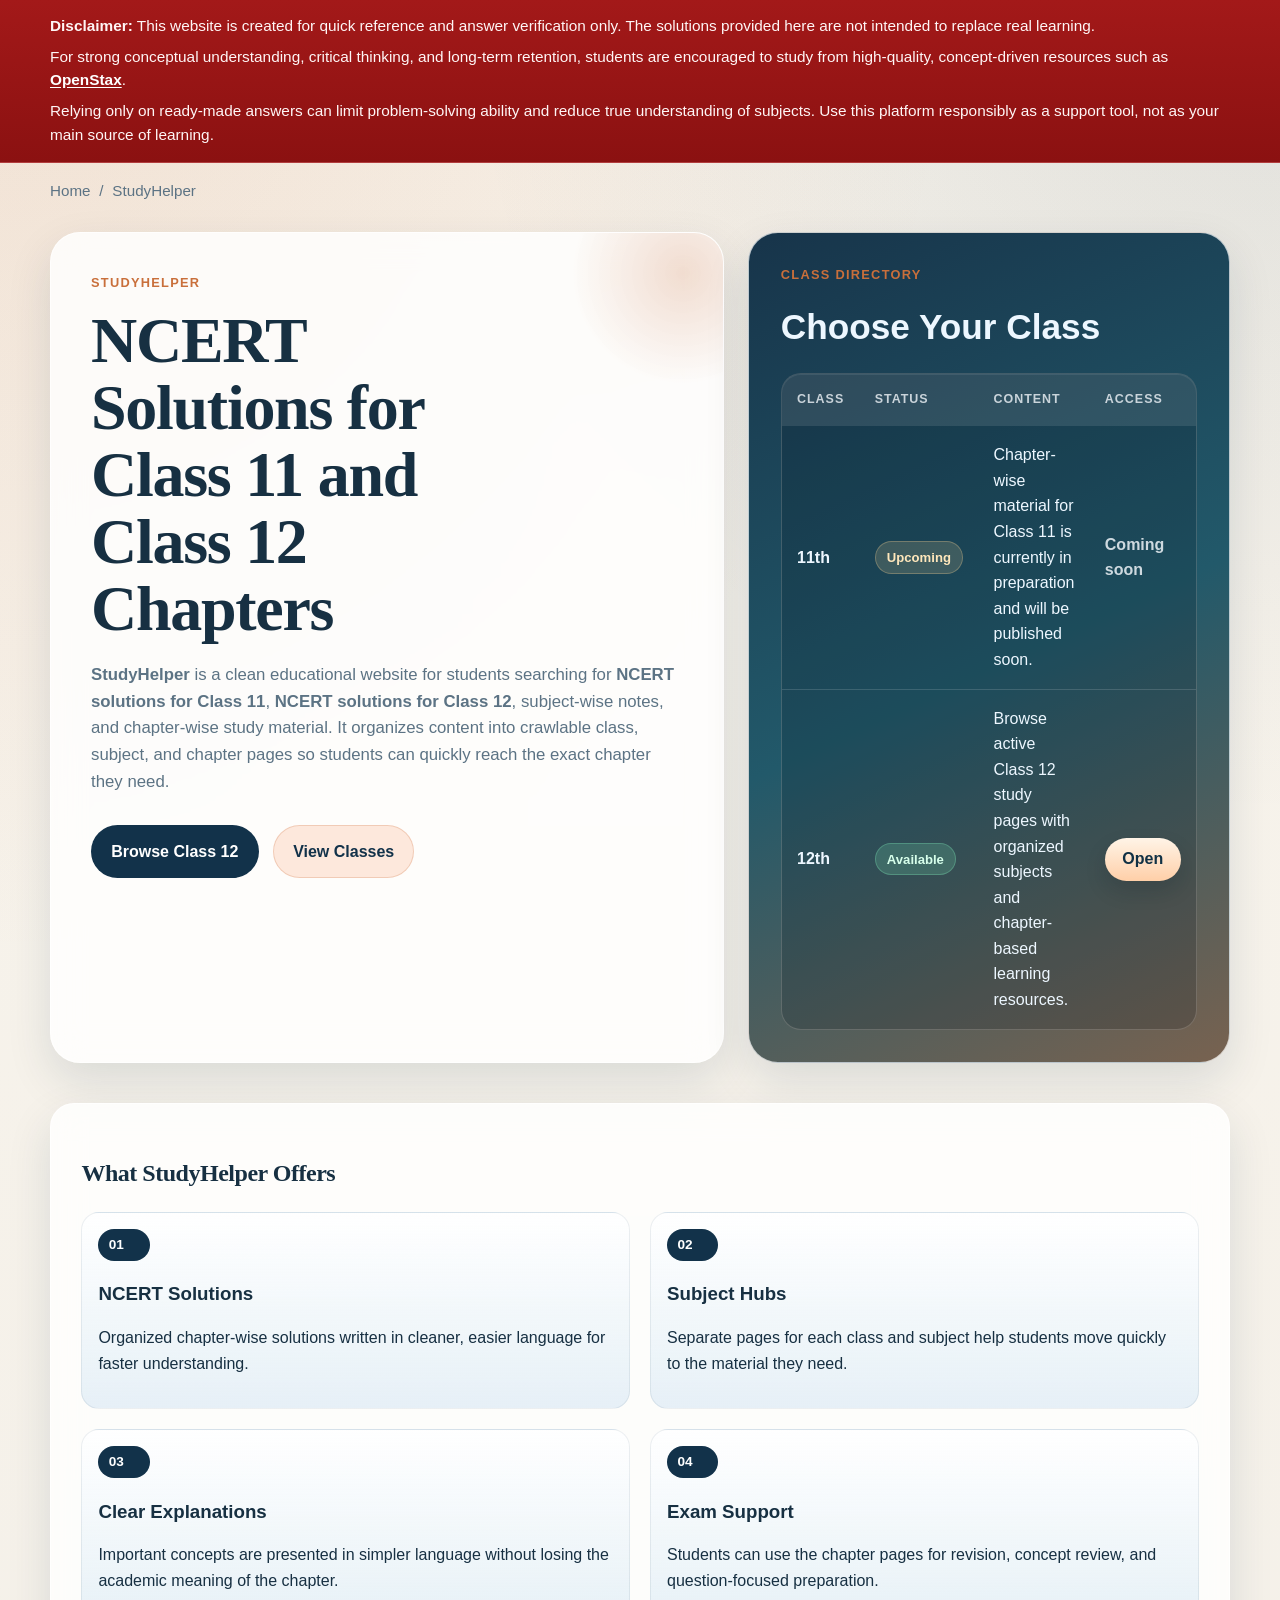
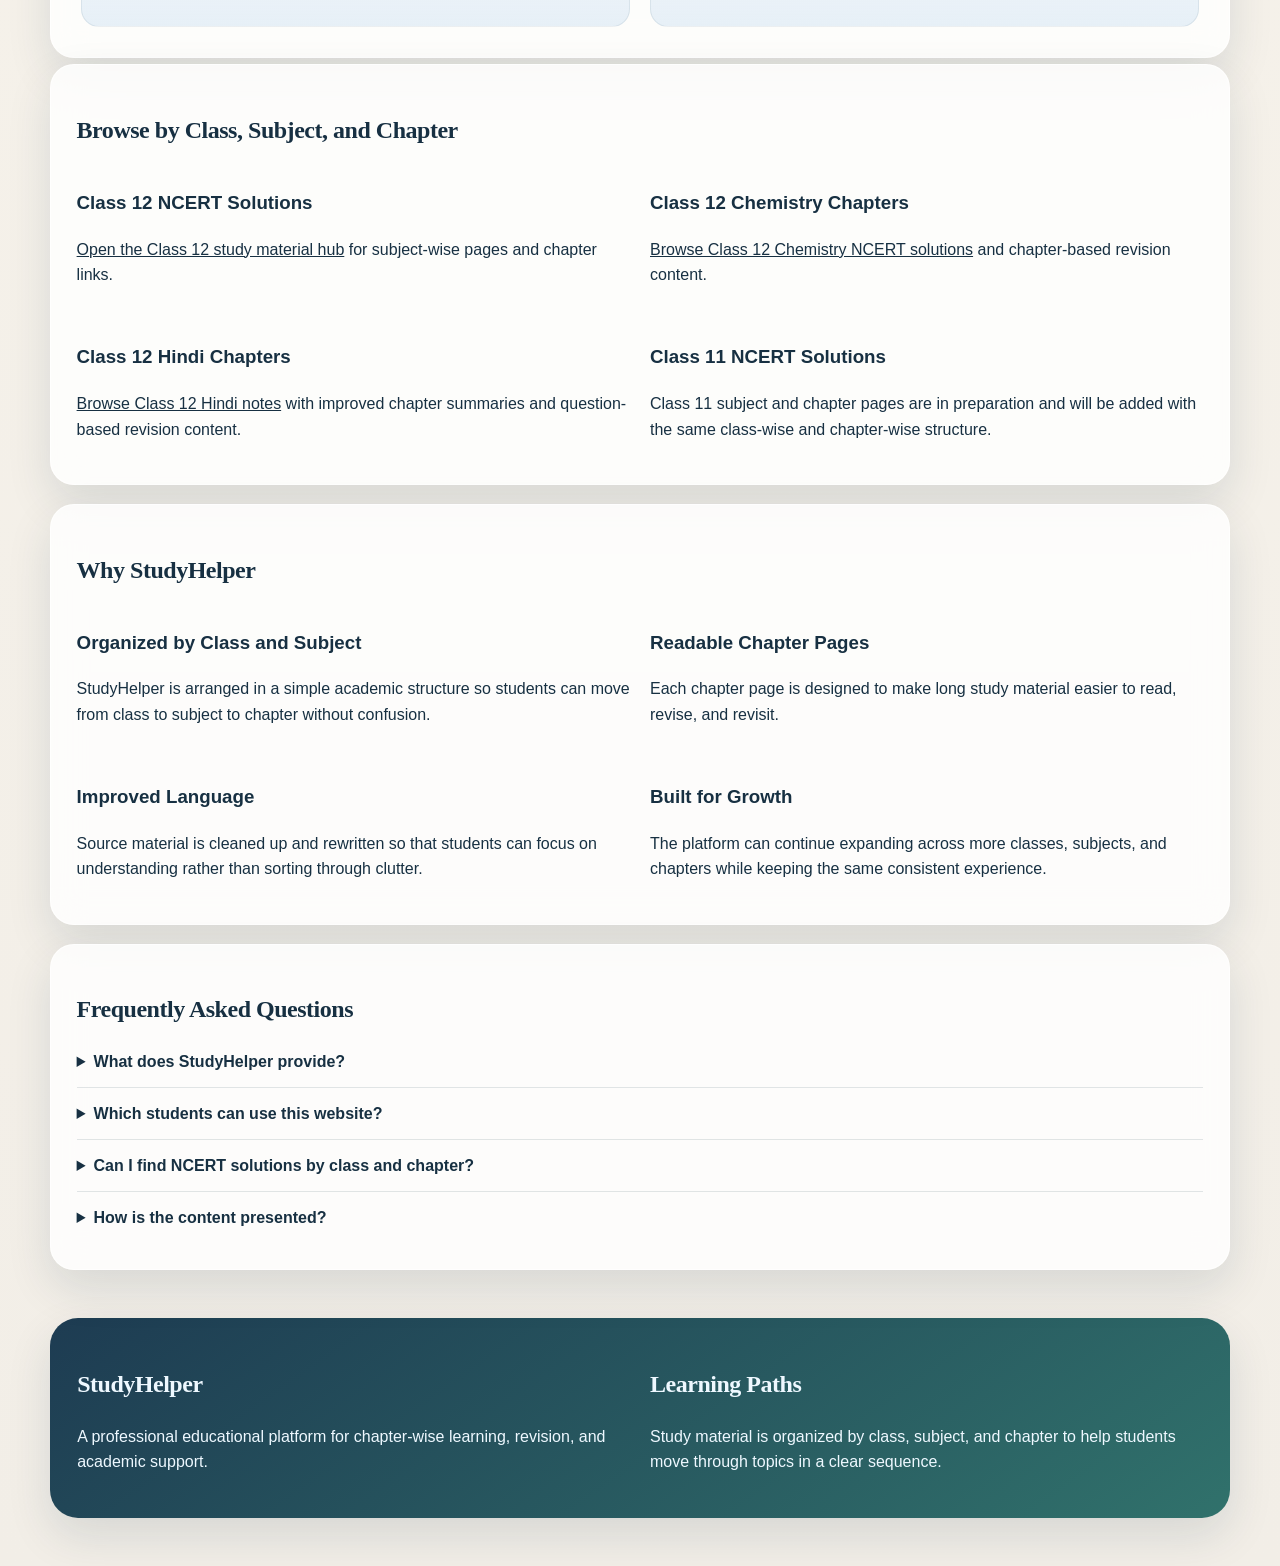
<file: index.html>
<!DOCTYPE html>
<html lang="en">
<head>
  <meta charset="UTF-8">
  <meta name="viewport" content="width=device-width, initial-scale=1.0">
  <title>NCERT Solutions for Class 11 and 12 Chapters - StudyHelper</title>
  <meta name="description" content="StudyHelper helps students find NCERT solutions for Class 11 and Class 12 chapters, subject-wise notes, and chapter-wise study material with crawlable class, subject, and chapter pages.">
  <meta name="keywords" content="NCERT solutions, Class 11 NCERT solutions, Class 12 NCERT solutions, chapter-wise NCERT solutions, NCERT chapter solutions, Class 12 Chemistry Chapter 1 Solutions, Class 12 Hindi Chapter 1 Notes, CBSE study material">
  <meta name="robots" content="index, follow">
  <meta name="theme-color" content="#12324a">
  <link rel="canonical" href="https://gurupreet6365.github.io/ChapterSolution/">
  <meta property="og:type" content="website">
  <meta property="og:title" content="NCERT Solutions for Class 11 and 12 Chapters - StudyHelper">
  <meta property="og:description" content="Browse NCERT solutions by class, subject, and chapter. StudyHelper currently features Class 12 chapter pages and is expanding for Class 11 and more chapters.">
  <meta property="og:url" content="https://gurupreet6365.github.io/ChapterSolution/">
  <meta property="og:locale" content="en_IN">
  <meta name="twitter:card" content="summary_large_image">
  <meta name="twitter:title" content="NCERT Solutions for Class 11 and 12 Chapters - StudyHelper">
  <meta name="twitter:description" content="Find chapter-wise NCERT solutions and study material for Class 11 and Class 12 with direct links to subjects and chapters.">
  <link rel="stylesheet" href="css/class-12/chemistry/chapter-2-solutions.css">
  <script type="application/ld+json">
    {
      "@context": "https://schema.org",
      "@graph": [
        {
          "@type": "WebSite",
          "name": "StudyHelper",
          "url": "https://gurupreet6365.github.io/ChapterSolution/",
          "description": "StudyHelper is a student-focused educational website for NCERT solutions, chapter-wise notes, and exam preparation content."
        },
        {
          "@type": "Organization",
          "name": "StudyHelper",
          "url": "https://gurupreet6365.github.io/ChapterSolution/",
          "sameAs": []
        },
        {
          "@type": "CollectionPage",
          "name": "NCERT Solutions for Class 11 and Class 12",
          "url": "https://gurupreet6365.github.io/ChapterSolution/",
          "about": [
            "NCERT Solutions for Class 11",
            "NCERT Solutions for Class 12",
            "Chapter-wise NCERT solutions",
            "Subject-wise NCERT study material"
          ],
          "hasPart": [
            {
              "@type": "WebPage",
              "name": "Class 12 Study Material",
              "url": "https://gurupreet6365.github.io/ChapterSolution/class-12/"
            },
            {
              "@type": "WebPage",
              "name": "Class 12 Chemistry NCERT Solutions",
              "url": "https://gurupreet6365.github.io/ChapterSolution/class-12/chemistry/"
            },
            {
              "@type": "WebPage",
              "name": "Class 12 Chemistry Chapter 1 Solutions",
              "url": "https://gurupreet6365.github.io/ChapterSolution/class-12/chemistry/chapter-1-solutions/"
            },
            {
              "@type": "WebPage",
              "name": "Class 12 Hindi Notes",
              "url": "https://gurupreet6365.github.io/ChapterSolution/class-12/hindi/"
            },
            {
              "@type": "WebPage",
              "name": "Class 12 Hindi Chapter 1 Devsena Ka Geet",
              "url": "https://gurupreet6365.github.io/ChapterSolution/class-12/hindi/chapter-1-devsena-ka-geet/"
            }
          ]
        },
        {
          "@type": "ItemList",
          "name": "Popular NCERT Pages",
          "itemListElement": [
            {
              "@type": "ListItem",
              "position": 1,
              "url": "https://gurupreet6365.github.io/ChapterSolution/class-12/"
            },
            {
              "@type": "ListItem",
              "position": 2,
              "url": "https://gurupreet6365.github.io/ChapterSolution/class-12/chemistry/"
            },
            {
              "@type": "ListItem",
              "position": 3,
              "url": "https://gurupreet6365.github.io/ChapterSolution/class-12/chemistry/chapter-1-solutions/"
            },
            {
              "@type": "ListItem",
              "position": 4,
              "url": "https://gurupreet6365.github.io/ChapterSolution/class-12/hindi/"
            },
            {
              "@type": "ListItem",
              "position": 5,
              "url": "https://gurupreet6365.github.io/ChapterSolution/class-12/hindi/chapter-1-devsena-ka-geet/"
            }
          ]
        },
        {
          "@type": "FAQPage",
          "mainEntity": [
            {
              "@type": "Question",
              "name": "What is StudyHelper?",
              "acceptedAnswer": {
                "@type": "Answer",
                "text": "StudyHelper is an educational website that organizes NCERT solutions, notes, and chapter-wise study material in a clean and student-friendly format."
              }
            },
            {
              "@type": "Question",
              "name": "Which classes can be added to StudyHelper?",
              "acceptedAnswer": {
                "@type": "Answer",
                "text": "The site structure supports multiple classes such as Class 11 and Class 12, along with subject pages and individual chapter pages."
              }
            },
            {
              "@type": "Question",
              "name": "Is StudyHelper suitable for SEO and static hosting?",
              "acceptedAnswer": {
                "@type": "Answer",
                "text": "Yes. The website uses semantic HTML, clean URLs, and structured metadata to present educational content clearly across classes, subjects, and chapters."
              }
            }
          ]
        }
      ]
    }
  </script>
</head>
<body>
  <a class="skip-link" href="#main-content">Skip to content</a>

  <section class="top-disclaimer" aria-label="Disclaimer">
    <div class="shell top-disclaimer-inner">
      <p><strong>Disclaimer:</strong> This website is created for quick reference and answer verification only. The solutions provided here are not intended to replace real learning.</p>
      <p>For strong conceptual understanding, critical thinking, and long-term retention, students are encouraged to study from high-quality, concept-driven resources such as <a href="https://openstax.org" target="_blank" rel="noopener noreferrer">OpenStax</a>.</p>
      <p>Relying only on ready-made answers can limit problem-solving ability and reduce true understanding of subjects. Use this platform responsibly as a support tool, not as your main source of learning.</p>
    </div>
  </section>

  <header class="site-header">
    <div class="shell">
      <nav class="breadcrumb" aria-label="Breadcrumb">
        <a href="/">Home</a>
        <span>/</span>
        <span aria-current="page">StudyHelper</span>
      </nav>

      <div class="hero">
        <div class="hero-copy">
          <p class="eyebrow">StudyHelper</p>
          <h1>NCERT Solutions for Class 11 and Class 12 Chapters</h1>
          <p class="hero-text">
            <strong>StudyHelper</strong> is a clean educational website for students searching for
            <strong>NCERT solutions for Class 11</strong>, <strong>NCERT solutions for Class 12</strong>,
            subject-wise notes, and chapter-wise study material. It organizes content into crawlable
            class, subject, and chapter pages so students can quickly reach the exact chapter they need.
          </p>
          <div class="hero-actions">
            <a class="button button-primary" href="class-12/">Browse Class 12</a>
            <a class="button button-secondary" href="#class-directory">View Classes</a>
          </div>
        </div>

        <aside class="hero-card class-overview" id="class-directory" aria-label="Class directory">
          <div class="class-overview-head">
            <p class="eyebrow">Class Directory</p>
            <h2>Choose Your Class</h2>
          </div>

          <div class="class-table-wrap">
            <table class="class-table">
              <thead>
                <tr>
                  <th scope="col">Class</th>
                  <th scope="col">Status</th>
                  <th scope="col">Content</th>
                  <th scope="col">Access</th>
                </tr>
              </thead>
              <tbody>
                <tr>
                  <td>
                    <strong>11th</strong>
                  </td>
                  <td><span class="status-chip status-upcoming">Upcoming</span></td>
                  <td>Chapter-wise material for Class 11 is currently in preparation and will be published soon.</td>
                  <td><span class="table-note">Coming soon</span></td>
                </tr>
                <tr>
                  <td>
                    <strong>12th</strong>
                  </td>
                  <td><span class="status-chip status-live">Available</span></td>
                  <td>Browse active Class 12 study pages with organized subjects and chapter-based learning resources.</td>
                  <td><a class="table-link" href="class-12/">Open</a></td>
                </tr>
              </tbody>
            </table>
          </div>
        </aside>
      </div>
    </div>
  </header>

  <main id="main-content">
    <section class="overview shell">
      <article class="panel panel-large">
        <h2>What StudyHelper Offers</h2>
        <div class="topic-grid">
          <div class="topic-card">
            <span class="topic-number">01</span>
            <h3>NCERT Solutions</h3>
            <p>Organized chapter-wise solutions written in cleaner, easier language for faster understanding.</p>
          </div>
          <div class="topic-card">
            <span class="topic-number">02</span>
            <h3>Subject Hubs</h3>
            <p>Separate pages for each class and subject help students move quickly to the material they need.</p>
          </div>
          <div class="topic-card">
            <span class="topic-number">03</span>
            <h3>Clear Explanations</h3>
            <p>Important concepts are presented in simpler language without losing the academic meaning of the chapter.</p>
          </div>
          <div class="topic-card">
            <span class="topic-number">04</span>
            <h3>Exam Support</h3>
            <p>Students can use the chapter pages for revision, concept review, and question-focused preparation.</p>
          </div>
        </div>
      </article>
    </section>

    <section class="shell notes-wrap" aria-labelledby="searchable-topics-title">
      <article class="panel">
        <h2 id="searchable-topics-title">Browse by Class, Subject, and Chapter</h2>
        <div class="notes-grid">
          <div>
            <h3>Class 12 NCERT Solutions</h3>
            <p><a href="class-12/">Open the Class 12 study material hub</a> for subject-wise pages and chapter links.</p>
          </div>
          <div>
            <h3>Class 12 Chemistry Chapters</h3>
            <p><a href="class-12/chemistry/">Browse Class 12 Chemistry NCERT solutions</a> and chapter-based revision content.</p>
          </div>
          <div>
            <h3>Class 12 Hindi Chapters</h3>
            <p><a href="class-12/hindi/">Browse Class 12 Hindi notes</a> with improved chapter summaries and question-based revision content.</p>
          </div>
          <div>
            <h3>Class 11 NCERT Solutions</h3>
            <p>Class 11 subject and chapter pages are in preparation and will be added with the same class-wise and chapter-wise structure.</p>
          </div>
        </div>
      </article>
    </section>

    <section id="why-studyhelper" class="shell notes-wrap">
      <article class="panel">
        <h2>Why StudyHelper</h2>
        <div class="notes-grid">
          <div>
            <h3>Organized by Class and Subject</h3>
            <p>StudyHelper is arranged in a simple academic structure so students can move from class to subject to chapter without confusion.</p>
          </div>
          <div>
            <h3>Readable Chapter Pages</h3>
            <p>Each chapter page is designed to make long study material easier to read, revise, and revisit.</p>
          </div>
          <div>
            <h3>Improved Language</h3>
            <p>Source material is cleaned up and rewritten so that students can focus on understanding rather than sorting through clutter.</p>
          </div>
          <div>
            <h3>Built for Growth</h3>
            <p>The platform can continue expanding across more classes, subjects, and chapters while keeping the same consistent experience.</p>
          </div>
        </div>
      </article>
    </section>

    <section class="shell faq-section">
      <article class="panel">
        <h2>Frequently Asked Questions</h2>
        <details class="faq-item">
          <summary>What does StudyHelper provide?</summary>
          <p>StudyHelper provides chapter-wise NCERT solutions, revision notes, and subject-based learning resources for school students.</p>
        </details>
        <details class="faq-item">
          <summary>Which students can use this website?</summary>
          <p>The platform is suitable for students looking for class-wise and subject-wise academic content, especially for senior secondary studies.</p>
        </details>
        <details class="faq-item">
          <summary>Can I find NCERT solutions by class and chapter?</summary>
          <p>Yes. StudyHelper is organized so search engines and students can move from the homepage to class pages, then subject pages, and finally chapter pages such as Class 12 Chemistry Chapter 1 and Class 12 Hindi Chapter 1.</p>
        </details>
        <details class="faq-item">
          <summary>How is the content presented?</summary>
          <p>The content is organized in a clean chapter-based format so students can revise important topics and questions more effectively.</p>
        </details>
      </article>
    </section>

  </main>

  <footer class="site-footer">
    <div class="shell footer-grid">
      <div>
        <h2>StudyHelper</h2>
        <p>A professional educational platform for chapter-wise learning, revision, and academic support.</p>
      </div>
      <div>
        <h2>Learning Paths</h2>
        <p>Study material is organized by class, subject, and chapter to help students move through topics in a clear sequence.</p>
      </div>
    </div>
  </footer>
</body>
</html>
</file>
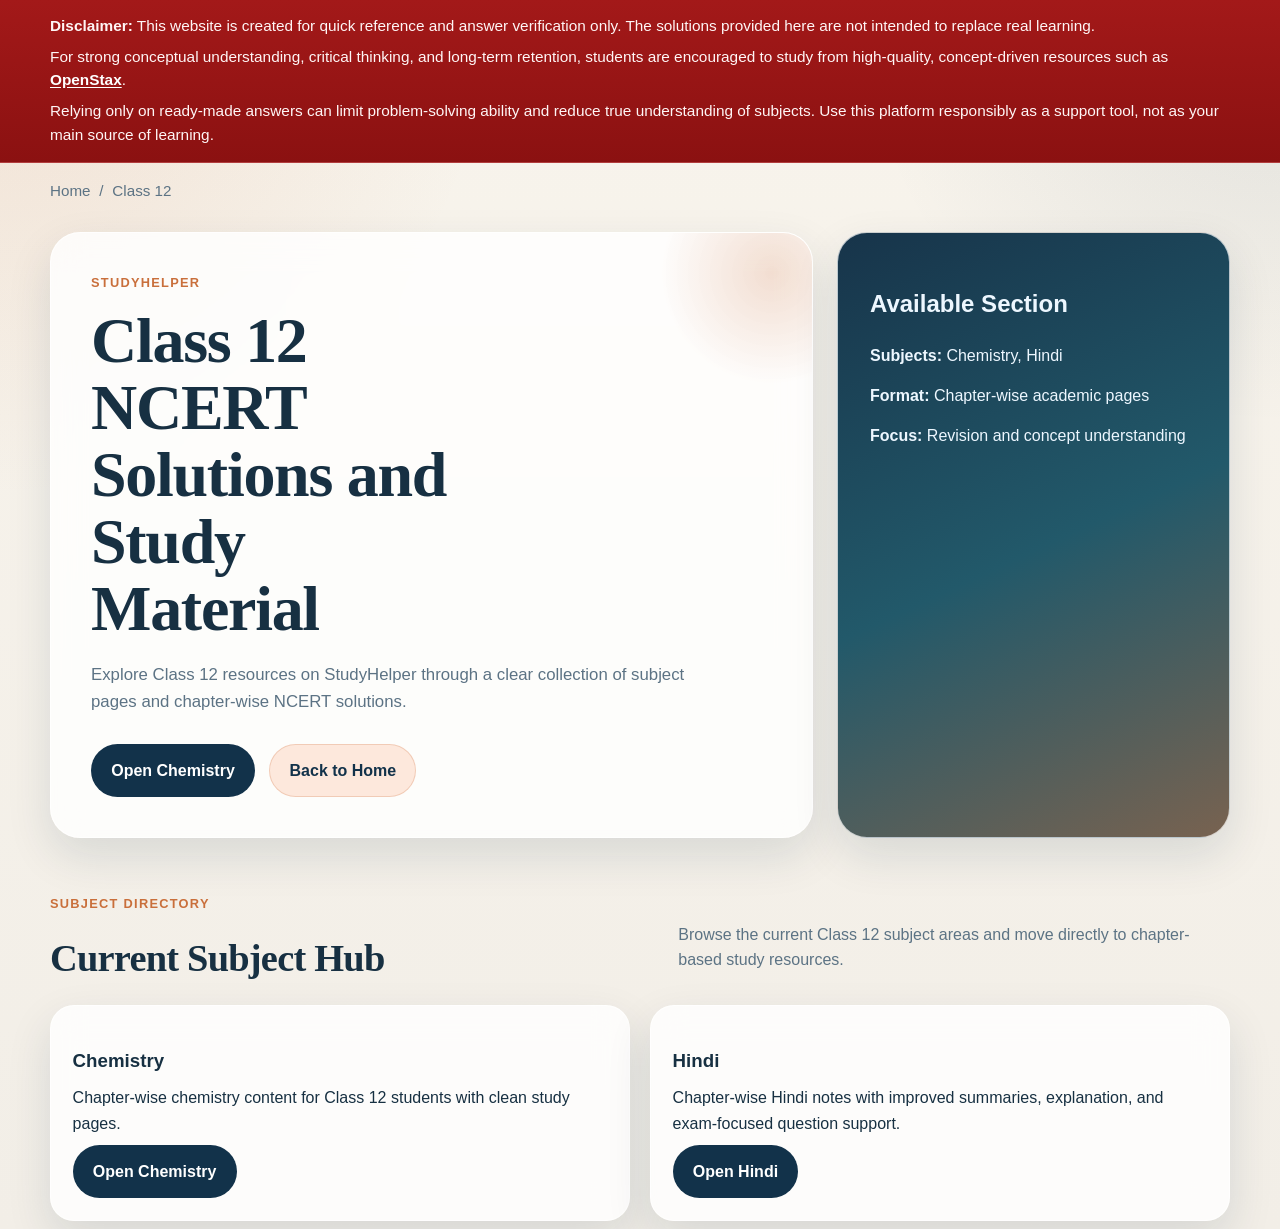
<file: class-12/index.html>
<!DOCTYPE html>
<html lang="en">
<head>
  <meta charset="UTF-8">
  <meta name="viewport" content="width=device-width, initial-scale=1.0">
  <title>Class 12 Study Material - StudyHelper</title>
  <meta name="description" content="Browse Class 12 study material on StudyHelper, including chapter-wise NCERT solutions, Hindi and Chemistry subject pages, and exam-focused learning resources.">
  <meta name="robots" content="index, follow">
  <link rel="canonical" href="https://gurupreet6365.github.io/ChapterSolution/class-12/">
  <meta property="og:type" content="website">
  <meta property="og:title" content="Class 12 NCERT Solutions and Study Material - StudyHelper">
  <meta property="og:description" content="Browse Class 12 NCERT solutions by subject and chapter on StudyHelper.">
  <meta property="og:url" content="https://gurupreet6365.github.io/ChapterSolution/class-12/">
  <link rel="stylesheet" href="../css/class-12/chemistry/chapter-2-solutions.css">
  <script type="application/ld+json">
    {
      "@context": "https://schema.org",
      "@graph": [
        {
          "@type": "BreadcrumbList",
          "itemListElement": [
            {
              "@type": "ListItem",
              "position": 1,
              "name": "Home",
              "item": "https://gurupreet6365.github.io/ChapterSolution/"
            },
            {
              "@type": "ListItem",
              "position": 2,
              "name": "Class 12",
              "item": "https://gurupreet6365.github.io/ChapterSolution/class-12/"
            }
          ]
        },
        {
          "@type": "CollectionPage",
          "name": "Class 12 NCERT Solutions",
          "url": "https://gurupreet6365.github.io/ChapterSolution/class-12/",
          "hasPart": [
            {
              "@type": "WebPage",
              "name": "Class 12 Chemistry NCERT Solutions",
              "url": "https://gurupreet6365.github.io/ChapterSolution/class-12/chemistry/"
            },
            {
              "@type": "WebPage",
              "name": "Class 12 Hindi Notes",
              "url": "https://gurupreet6365.github.io/ChapterSolution/class-12/hindi/"
            }
          ]
        }
      ]
    }
  </script>
</head>
<body>
  <a class="skip-link" href="#main-content">Skip to content</a>

  <section class="top-disclaimer" aria-label="Disclaimer">
    <div class="shell top-disclaimer-inner">
      <p><strong>Disclaimer:</strong> This website is created for quick reference and answer verification only. The solutions provided here are not intended to replace real learning.</p>
      <p>For strong conceptual understanding, critical thinking, and long-term retention, students are encouraged to study from high-quality, concept-driven resources such as <a href="https://openstax.org" target="_blank" rel="noopener noreferrer">OpenStax</a>.</p>
      <p>Relying only on ready-made answers can limit problem-solving ability and reduce true understanding of subjects. Use this platform responsibly as a support tool, not as your main source of learning.</p>
    </div>
  </section>

  <header class="site-header">
    <div class="shell">
      <nav class="breadcrumb" aria-label="Breadcrumb">
        <a href="../">Home</a>
        <span>/</span>
        <span aria-current="page">Class 12</span>
      </nav>

      <div class="hero">
        <div class="hero-copy">
          <p class="eyebrow">StudyHelper</p>
          <h1>Class 12 NCERT Solutions and Study Material</h1>
          <p class="hero-text">
            Explore Class 12 resources on StudyHelper through a clear collection of subject pages and chapter-wise NCERT solutions.
          </p>
          <div class="hero-actions">
            <a class="button button-primary" href="chemistry/">Open Chemistry</a>
            <a class="button button-secondary" href="../">Back to Home</a>
          </div>
        </div>

        <aside class="hero-card">
          <h2>Available Section</h2>
          <ul class="stats-list">
            <li><strong>Subjects:</strong> Chemistry, Hindi</li>
            <li><strong>Format:</strong> Chapter-wise academic pages</li>
            <li><strong>Focus:</strong> Revision and concept understanding</li>
          </ul>
        </aside>
      </div>
    </div>
  </header>

  <main id="main-content" class="shell chapter-section">
    <div class="section-head">
      <div>
        <p class="eyebrow">Subject Directory</p>
        <h2>Current Subject Hub</h2>
      </div>
      <p class="section-intro">Browse the current Class 12 subject areas and move directly to chapter-based study resources.</p>
    </div>

    <div class="exercise-grid">
      <article class="exercise-card">
        <h3>Chemistry</h3>
        <p>Chapter-wise chemistry content for Class 12 students with clean study pages.</p>
        <p><a class="button button-primary" href="chemistry/">Open Chemistry</a></p>
      </article>
      <article class="exercise-card">
        <h3>Hindi</h3>
        <p>Chapter-wise Hindi notes with improved summaries, explanation, and exam-focused question support.</p>
        <p><a class="button button-primary" href="hindi/">Open Hindi</a></p>
      </article>
    </div>

  </main>
</body>
</html>
</file>
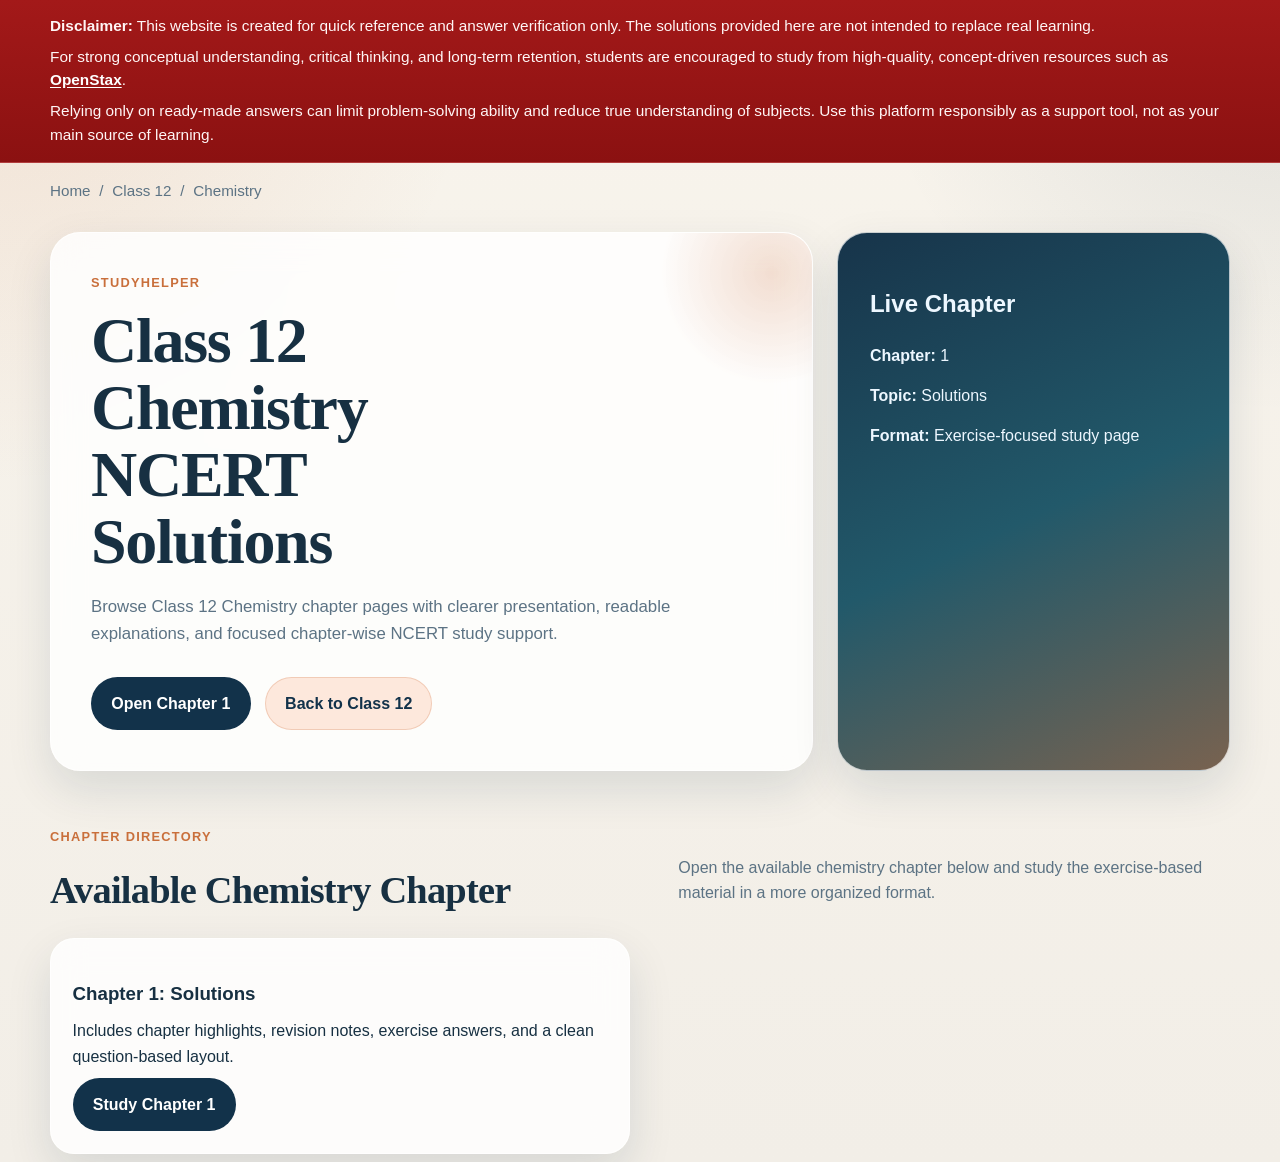
<file: class-12/chemistry/index.html>
<!DOCTYPE html>
<html lang="en">
<head>
  <meta charset="UTF-8">
  <meta name="viewport" content="width=device-width, initial-scale=1.0">
  <title>Class 12 Chemistry NCERT Solutions - StudyHelper</title>
  <meta name="description" content="Study Class 12 Chemistry on StudyHelper with chapter-wise NCERT solutions, organized topic pages, and clean static navigation.">
  <meta name="robots" content="index, follow">
  <link rel="canonical" href="https://gurupreet6365.github.io/ChapterSolution/class-12/chemistry/">
  <meta property="og:type" content="website">
  <meta property="og:title" content="Class 12 Chemistry NCERT Solutions - StudyHelper">
  <meta property="og:description" content="Browse Class 12 Chemistry chapter-wise NCERT solutions and chapter pages on StudyHelper.">
  <meta property="og:url" content="https://gurupreet6365.github.io/ChapterSolution/class-12/chemistry/">
  <link rel="stylesheet" href="../../css/class-12/chemistry/chapter-2-solutions.css">
  <script type="application/ld+json">
    {
      "@context": "https://schema.org",
      "@graph": [
        {
          "@type": "BreadcrumbList",
          "itemListElement": [
            {
              "@type": "ListItem",
              "position": 1,
              "name": "Home",
              "item": "https://gurupreet6365.github.io/ChapterSolution/"
            },
            {
              "@type": "ListItem",
              "position": 2,
              "name": "Class 12",
              "item": "https://gurupreet6365.github.io/ChapterSolution/class-12/"
            },
            {
              "@type": "ListItem",
              "position": 3,
              "name": "Chemistry",
              "item": "https://gurupreet6365.github.io/ChapterSolution/class-12/chemistry/"
            }
          ]
        },
        {
          "@type": "CollectionPage",
          "name": "Class 12 Chemistry NCERT Solutions",
          "url": "https://gurupreet6365.github.io/ChapterSolution/class-12/chemistry/",
          "hasPart": [
            {
              "@type": "WebPage",
              "name": "Class 12 Chemistry Chapter 1 Solutions",
              "url": "https://gurupreet6365.github.io/ChapterSolution/class-12/chemistry/chapter-1-solutions/"
            }
          ]
        }
      ]
    }
  </script>
</head>
<body>
  <a class="skip-link" href="#main-content">Skip to content</a>

  <section class="top-disclaimer" aria-label="Disclaimer">
    <div class="shell top-disclaimer-inner">
      <p><strong>Disclaimer:</strong> This website is created for quick reference and answer verification only. The solutions provided here are not intended to replace real learning.</p>
      <p>For strong conceptual understanding, critical thinking, and long-term retention, students are encouraged to study from high-quality, concept-driven resources such as <a href="https://openstax.org" target="_blank" rel="noopener noreferrer">OpenStax</a>.</p>
      <p>Relying only on ready-made answers can limit problem-solving ability and reduce true understanding of subjects. Use this platform responsibly as a support tool, not as your main source of learning.</p>
    </div>
  </section>

  <header class="site-header">
    <div class="shell">
      <nav class="breadcrumb" aria-label="Breadcrumb">
        <a href="../../">Home</a>
        <span>/</span>
        <a href="../">Class 12</a>
        <span>/</span>
        <span aria-current="page">Chemistry</span>
      </nav>

      <div class="hero">
        <div class="hero-copy">
          <p class="eyebrow">StudyHelper</p>
          <h1>Class 12 Chemistry NCERT Solutions</h1>
          <p class="hero-text">
            Browse Class 12 Chemistry chapter pages with clearer presentation, readable explanations, and focused chapter-wise NCERT study support.
          </p>
          <div class="hero-actions">
            <a class="button button-primary" href="chapter-1-solutions/">Open Chapter 1</a>
            <a class="button button-secondary" href="../">Back to Class 12</a>
          </div>
        </div>

        <aside class="hero-card">
          <h2>Live Chapter</h2>
          <ul class="stats-list">
            <li><strong>Chapter:</strong> 1</li>
            <li><strong>Topic:</strong> Solutions</li>
            <li><strong>Format:</strong> Exercise-focused study page</li>
          </ul>
        </aside>
      </div>
    </div>
  </header>

  <main id="main-content" class="shell chapter-section">
    <div class="section-head">
      <div>
        <p class="eyebrow">Chapter Directory</p>
        <h2>Available Chemistry Chapter</h2>
      </div>
      <p class="section-intro">Open the available chemistry chapter below and study the exercise-based material in a more organized format.</p>
    </div>

    <div class="exercise-grid">
      <article class="exercise-card">
        <h3>Chapter 1: Solutions</h3>
        <p>Includes chapter highlights, revision notes, exercise answers, and a clean question-based layout.</p>
        <p><a class="button button-primary" href="chapter-1-solutions/">Study Chapter 1</a></p>
      </article>
    </div>

  </main>
</body>
</html>
</file>
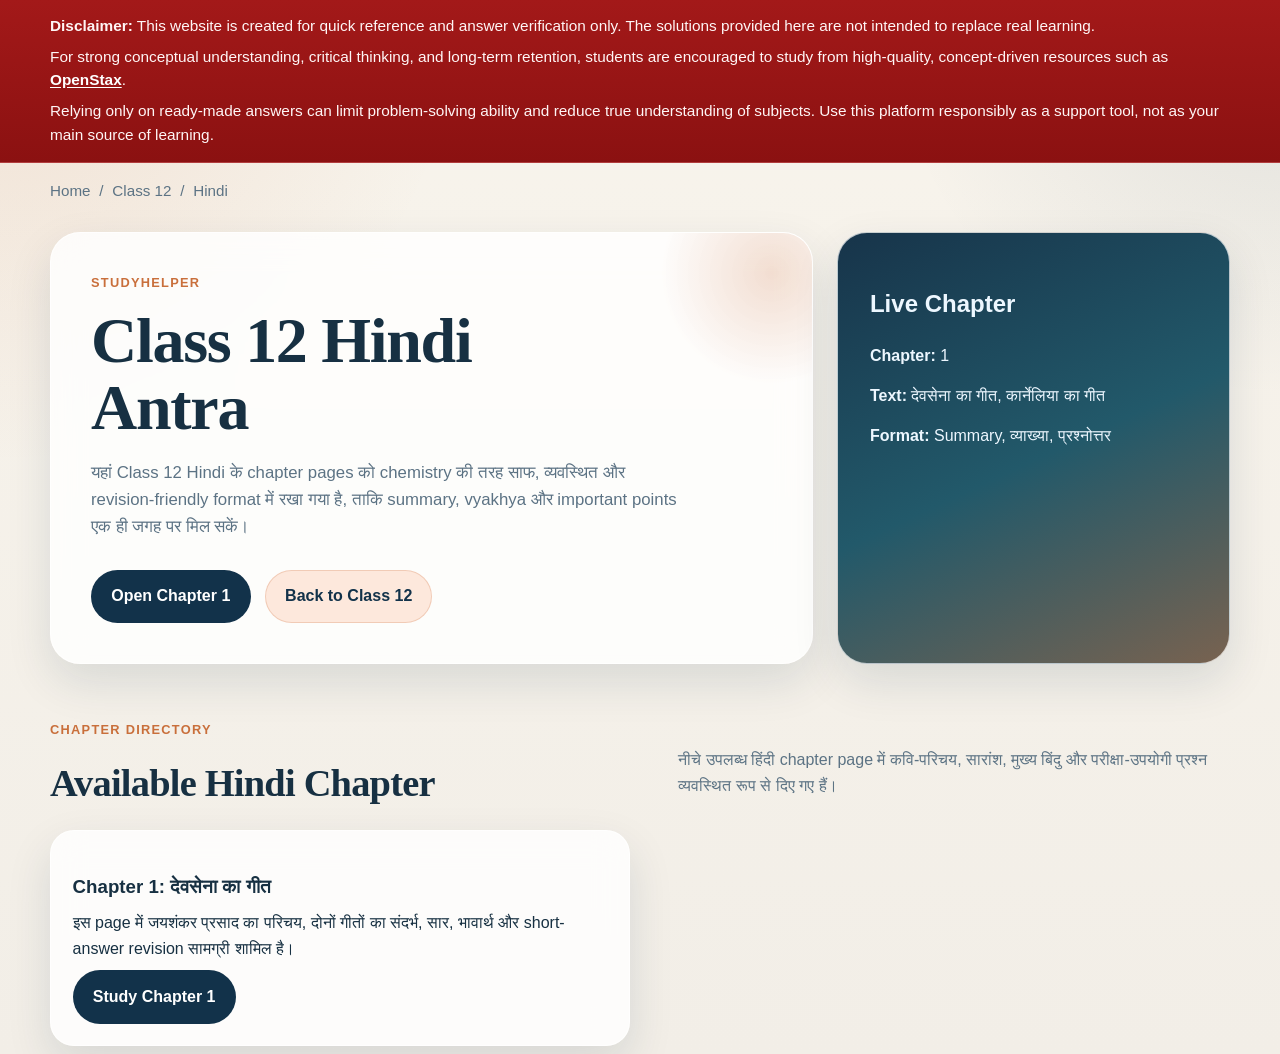
<file: class-12/hindi/index.html>
<!DOCTYPE html>
<html lang="hi">
<head>
  <meta charset="UTF-8">
  <meta name="viewport" content="width=device-width, initial-scale=1.0">
  <title>Class 12 Hindi Antra Notes - StudyHelper</title>
  <meta name="description" content="Study Class 12 Hindi Antra on StudyHelper with chapter-wise summaries, vyakhya, poet introduction, and exam-focused notes in a cleaner format.">
  <meta name="robots" content="index, follow">
  <link rel="canonical" href="https://gurupreet6365.github.io/ChapterSolution/class-12/hindi/">
  <meta property="og:type" content="website">
  <meta property="og:title" content="Class 12 Hindi Antra Notes - StudyHelper">
  <meta property="og:description" content="Browse Class 12 Hindi chapter pages with cleaner summaries, explanation, and revision support.">
  <meta property="og:url" content="https://gurupreet6365.github.io/ChapterSolution/class-12/hindi/">
  <meta property="og:locale" content="hi_IN">
  <link rel="stylesheet" href="../../css/class-12/chemistry/chapter-2-solutions.css">
  <script type="application/ld+json">
    {
      "@context": "https://schema.org",
      "@graph": [
        {
          "@type": "BreadcrumbList",
          "itemListElement": [
            {
              "@type": "ListItem",
              "position": 1,
              "name": "Home",
              "item": "https://gurupreet6365.github.io/ChapterSolution/"
            },
            {
              "@type": "ListItem",
              "position": 2,
              "name": "Class 12",
              "item": "https://gurupreet6365.github.io/ChapterSolution/class-12/"
            },
            {
              "@type": "ListItem",
              "position": 3,
              "name": "Hindi",
              "item": "https://gurupreet6365.github.io/ChapterSolution/class-12/hindi/"
            }
          ]
        },
        {
          "@type": "CollectionPage",
          "name": "Class 12 Hindi Antra Notes",
          "url": "https://gurupreet6365.github.io/ChapterSolution/class-12/hindi/",
          "hasPart": [
            {
              "@type": "WebPage",
              "name": "Class 12 Hindi Chapter 1 Devsena Ka Geet",
              "url": "https://gurupreet6365.github.io/ChapterSolution/class-12/hindi/chapter-1-devsena-ka-geet/"
            }
          ]
        }
      ]
    }
  </script>
</head>
<body>
  <a class="skip-link" href="#main-content">Skip to content</a>

  <section class="top-disclaimer" aria-label="Disclaimer">
    <div class="shell top-disclaimer-inner">
      <p><strong>Disclaimer:</strong> This website is created for quick reference and answer verification only. The solutions provided here are not intended to replace real learning.</p>
      <p>For strong conceptual understanding, critical thinking, and long-term retention, students are encouraged to study from high-quality, concept-driven resources such as <a href="https://openstax.org" target="_blank" rel="noopener noreferrer">OpenStax</a>.</p>
      <p>Relying only on ready-made answers can limit problem-solving ability and reduce true understanding of subjects. Use this platform responsibly as a support tool, not as your main source of learning.</p>
    </div>
  </section>

  <header class="site-header">
    <div class="shell">
      <nav class="breadcrumb" aria-label="Breadcrumb">
        <a href="../../">Home</a>
        <span>/</span>
        <a href="../">Class 12</a>
        <span>/</span>
        <span aria-current="page">Hindi</span>
      </nav>

      <div class="hero">
        <div class="hero-copy">
          <p class="eyebrow">StudyHelper</p>
          <h1>Class 12 Hindi Antra</h1>
          <p class="hero-text">
            यहां Class 12 Hindi के chapter pages को chemistry की तरह साफ, व्यवस्थित और revision-friendly format में रखा गया है, ताकि summary, vyakhya और important points एक ही जगह पर मिल सकें।
          </p>
          <div class="hero-actions">
            <a class="button button-primary" href="chapter-1-devsena-ka-geet/">Open Chapter 1</a>
            <a class="button button-secondary" href="../">Back to Class 12</a>
          </div>
        </div>

        <aside class="hero-card">
          <h2>Live Chapter</h2>
          <ul class="stats-list">
            <li><strong>Chapter:</strong> 1</li>
            <li><strong>Text:</strong> देवसेना का गीत, कार्नेलिया का गीत</li>
            <li><strong>Format:</strong> Summary, व्याख्या, प्रश्नोत्तर</li>
          </ul>
        </aside>
      </div>
    </div>
  </header>

  <main id="main-content" class="shell chapter-section">
    <div class="section-head">
      <div>
        <p class="eyebrow">Chapter Directory</p>
        <h2>Available Hindi Chapter</h2>
      </div>
      <p class="section-intro">नीचे उपलब्ध हिंदी chapter page में कवि-परिचय, सारांश, मुख्य बिंदु और परीक्षा-उपयोगी प्रश्न व्यवस्थित रूप से दिए गए हैं।</p>
    </div>

    <div class="exercise-grid">
      <article class="exercise-card">
        <h3>Chapter 1: देवसेना का गीत</h3>
        <p>इस page में जयशंकर प्रसाद का परिचय, दोनों गीतों का संदर्भ, सार, भावार्थ और short-answer revision सामग्री शामिल है।</p>
        <p><a class="button button-primary" href="chapter-1-devsena-ka-geet/">Study Chapter 1</a></p>
      </article>
    </div>
  </main>
</body>
</html>
</file>
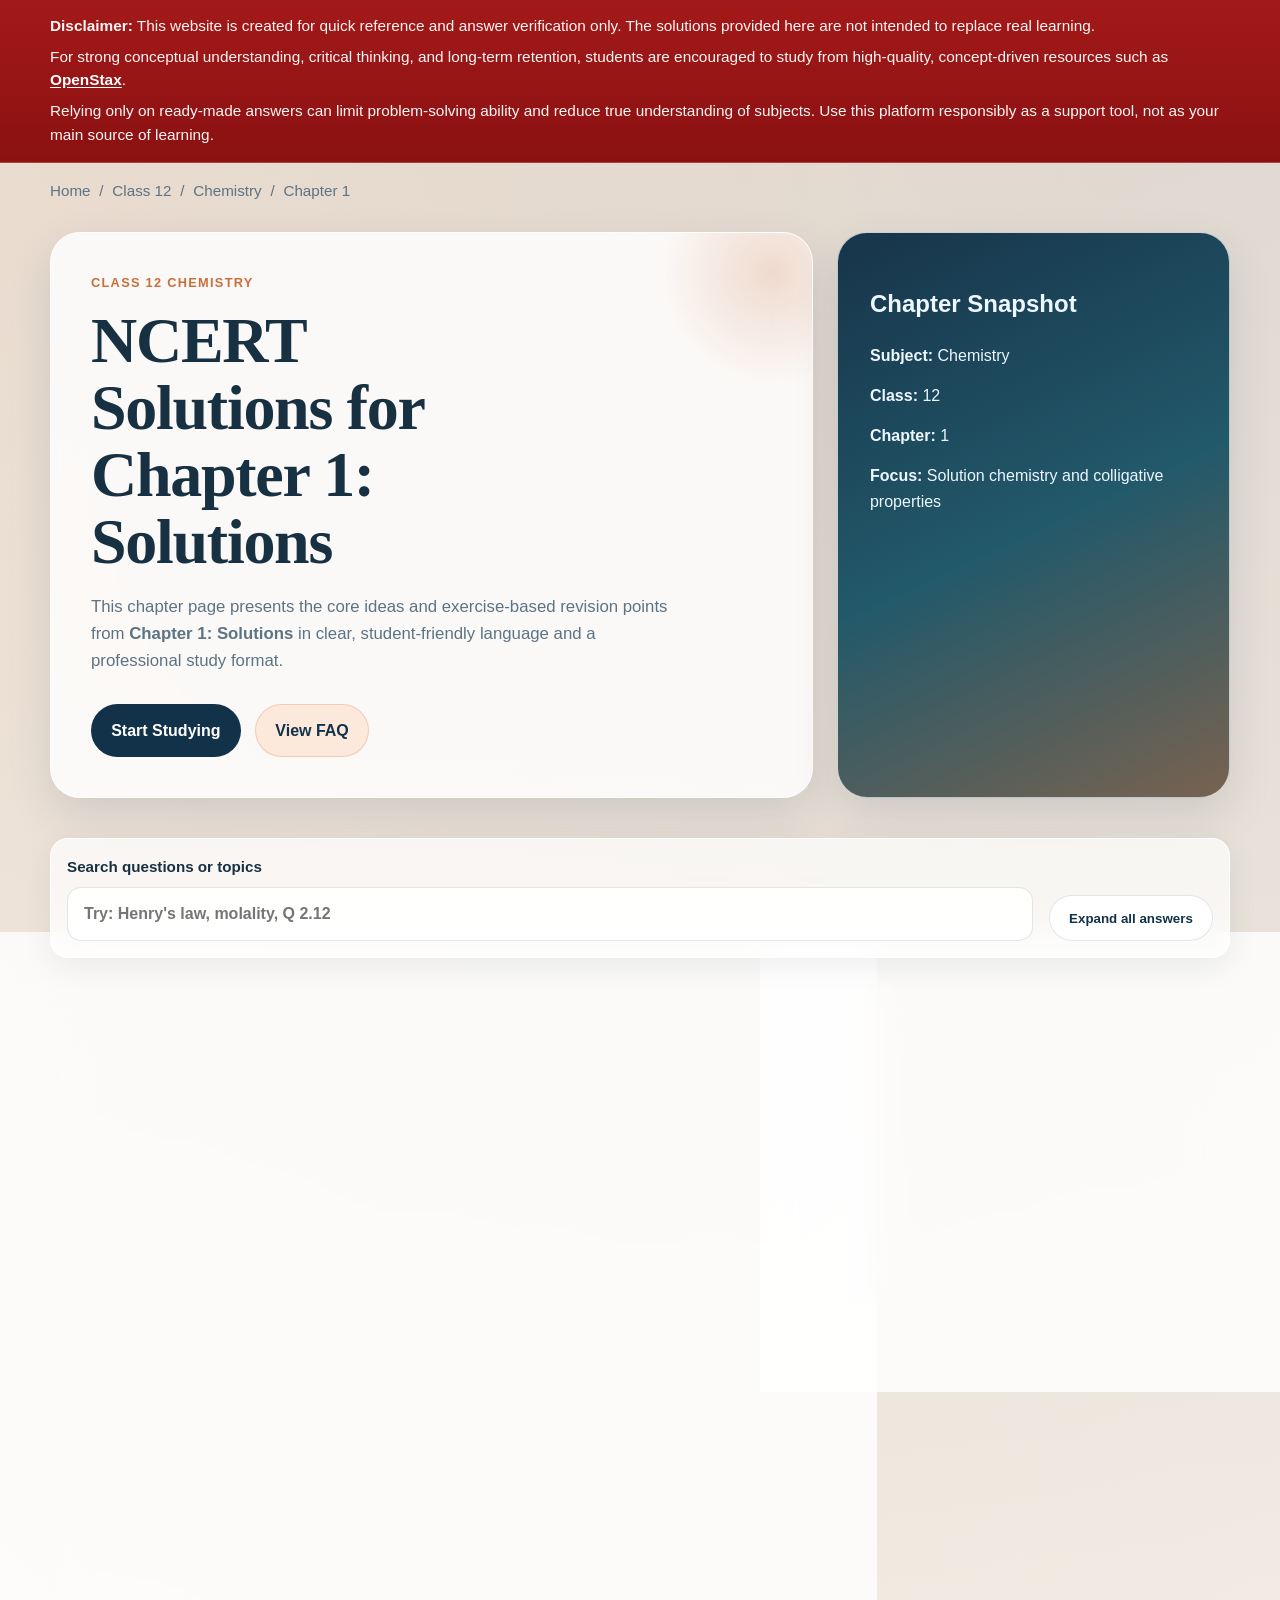
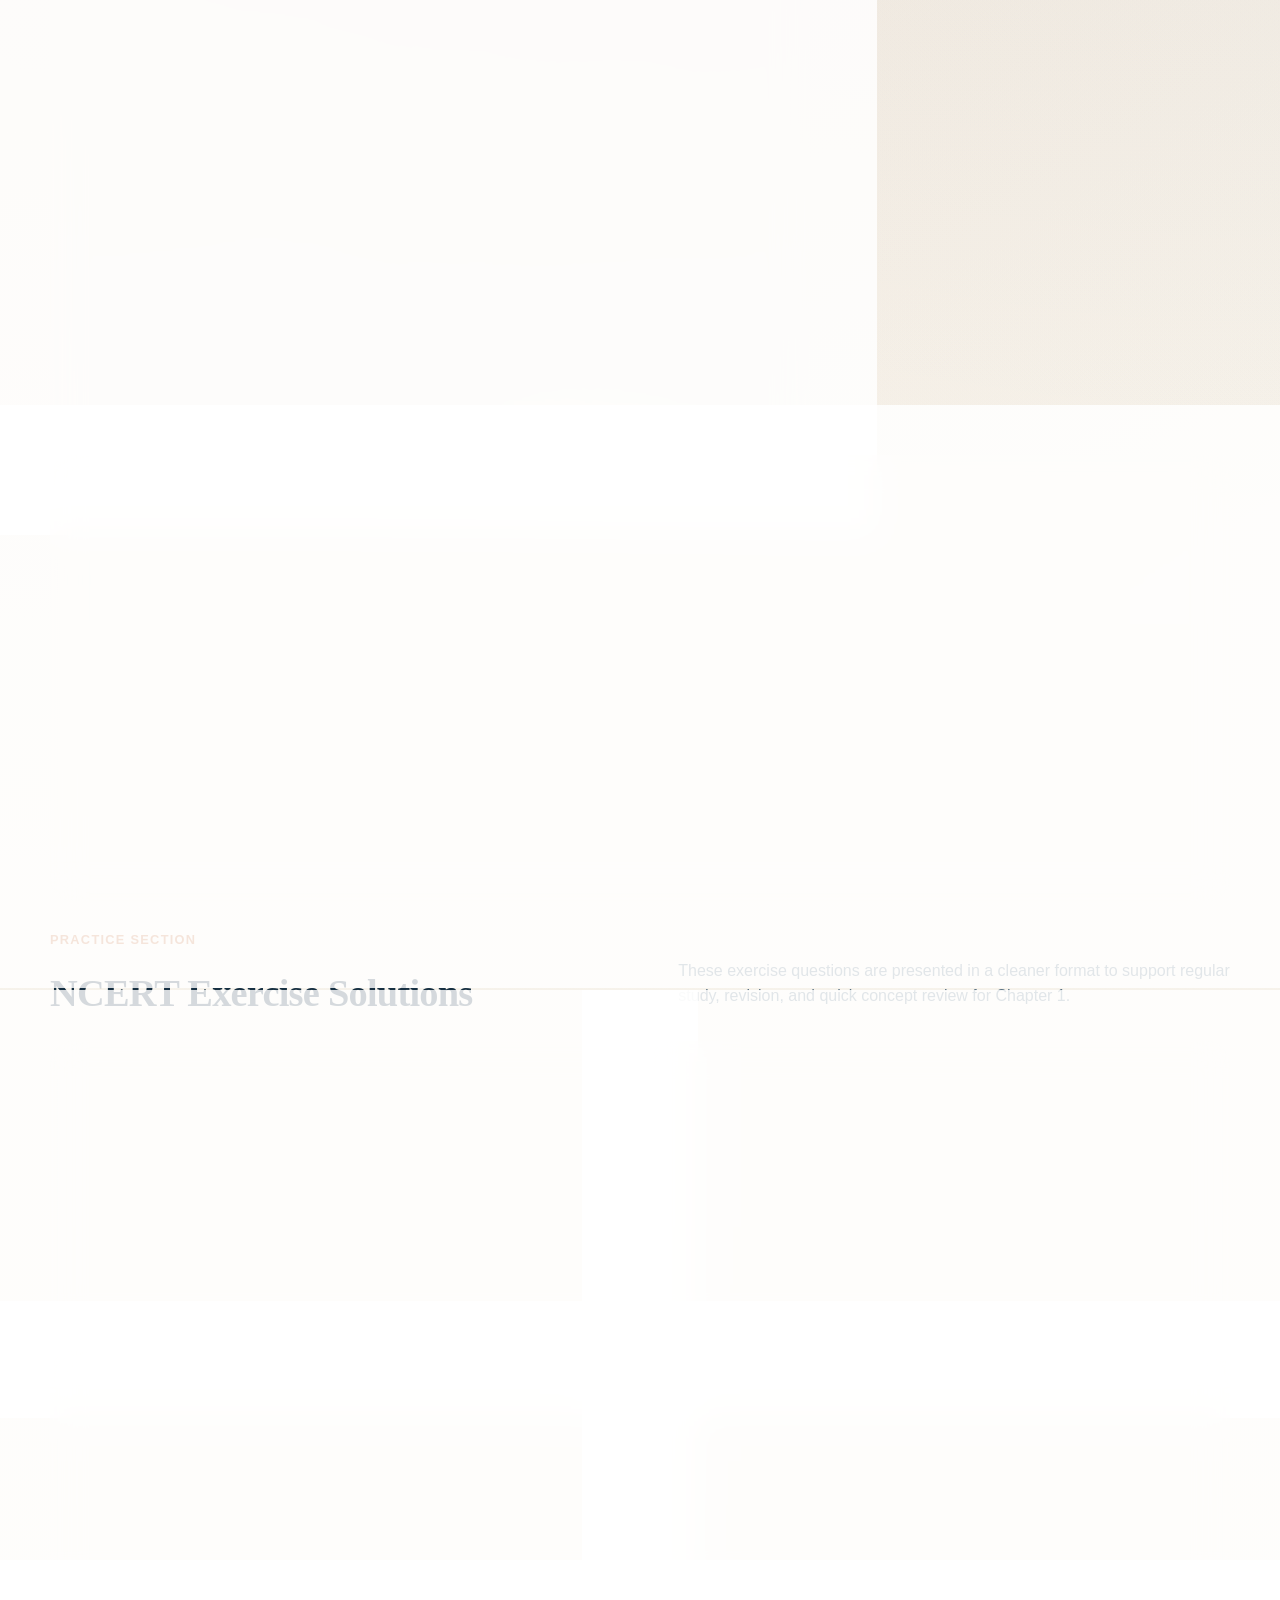
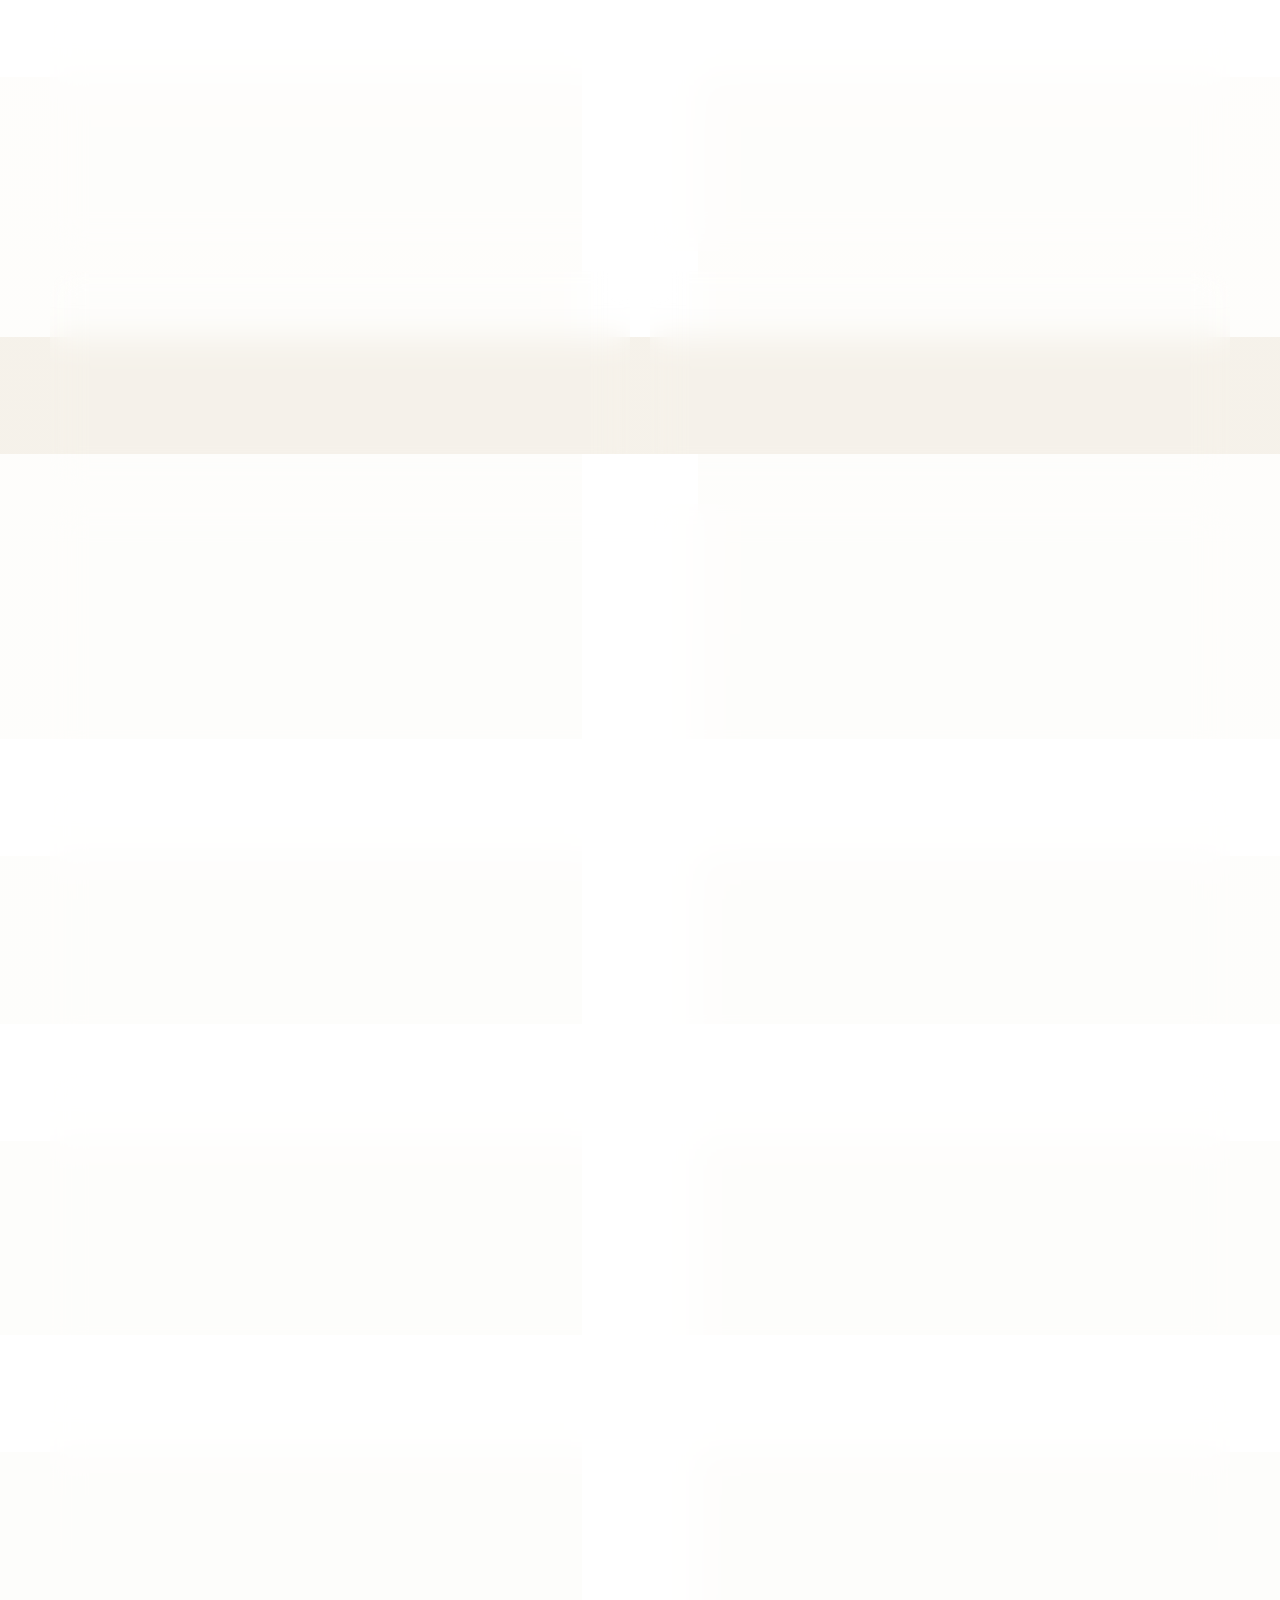
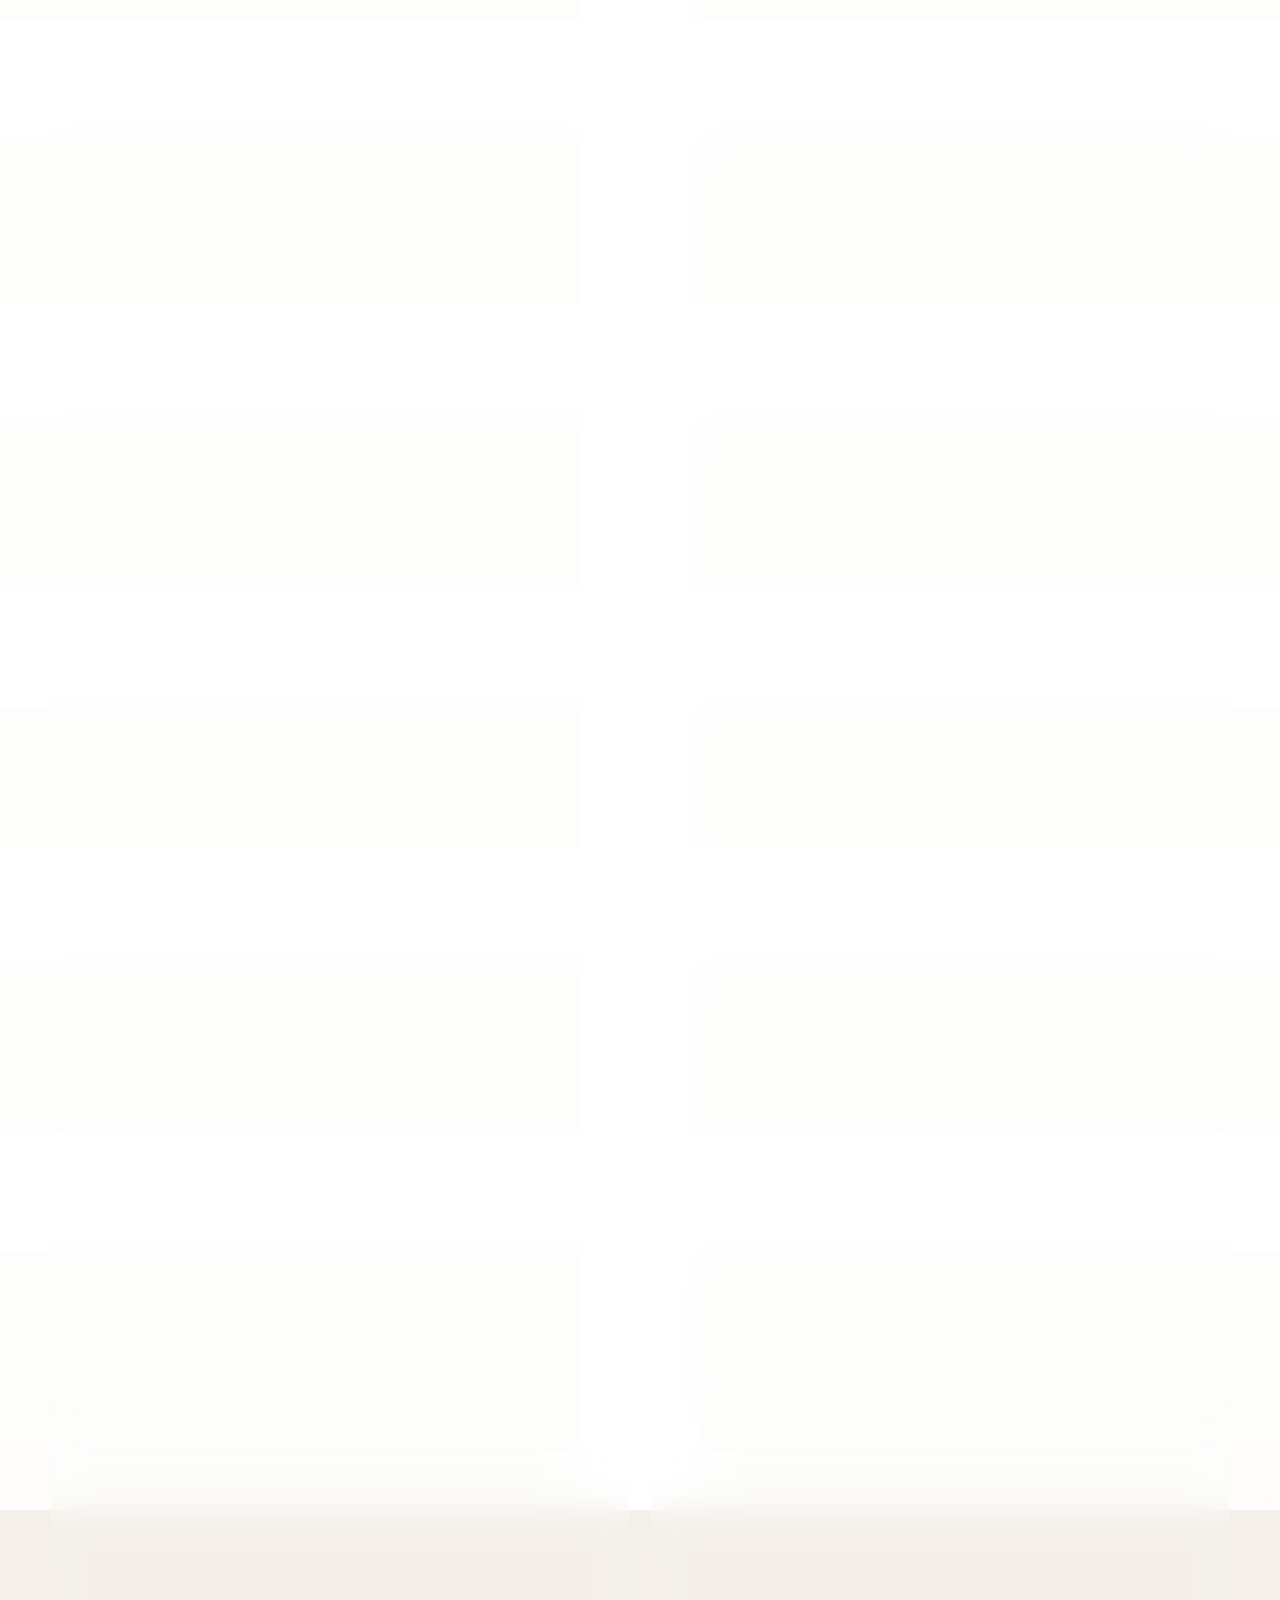
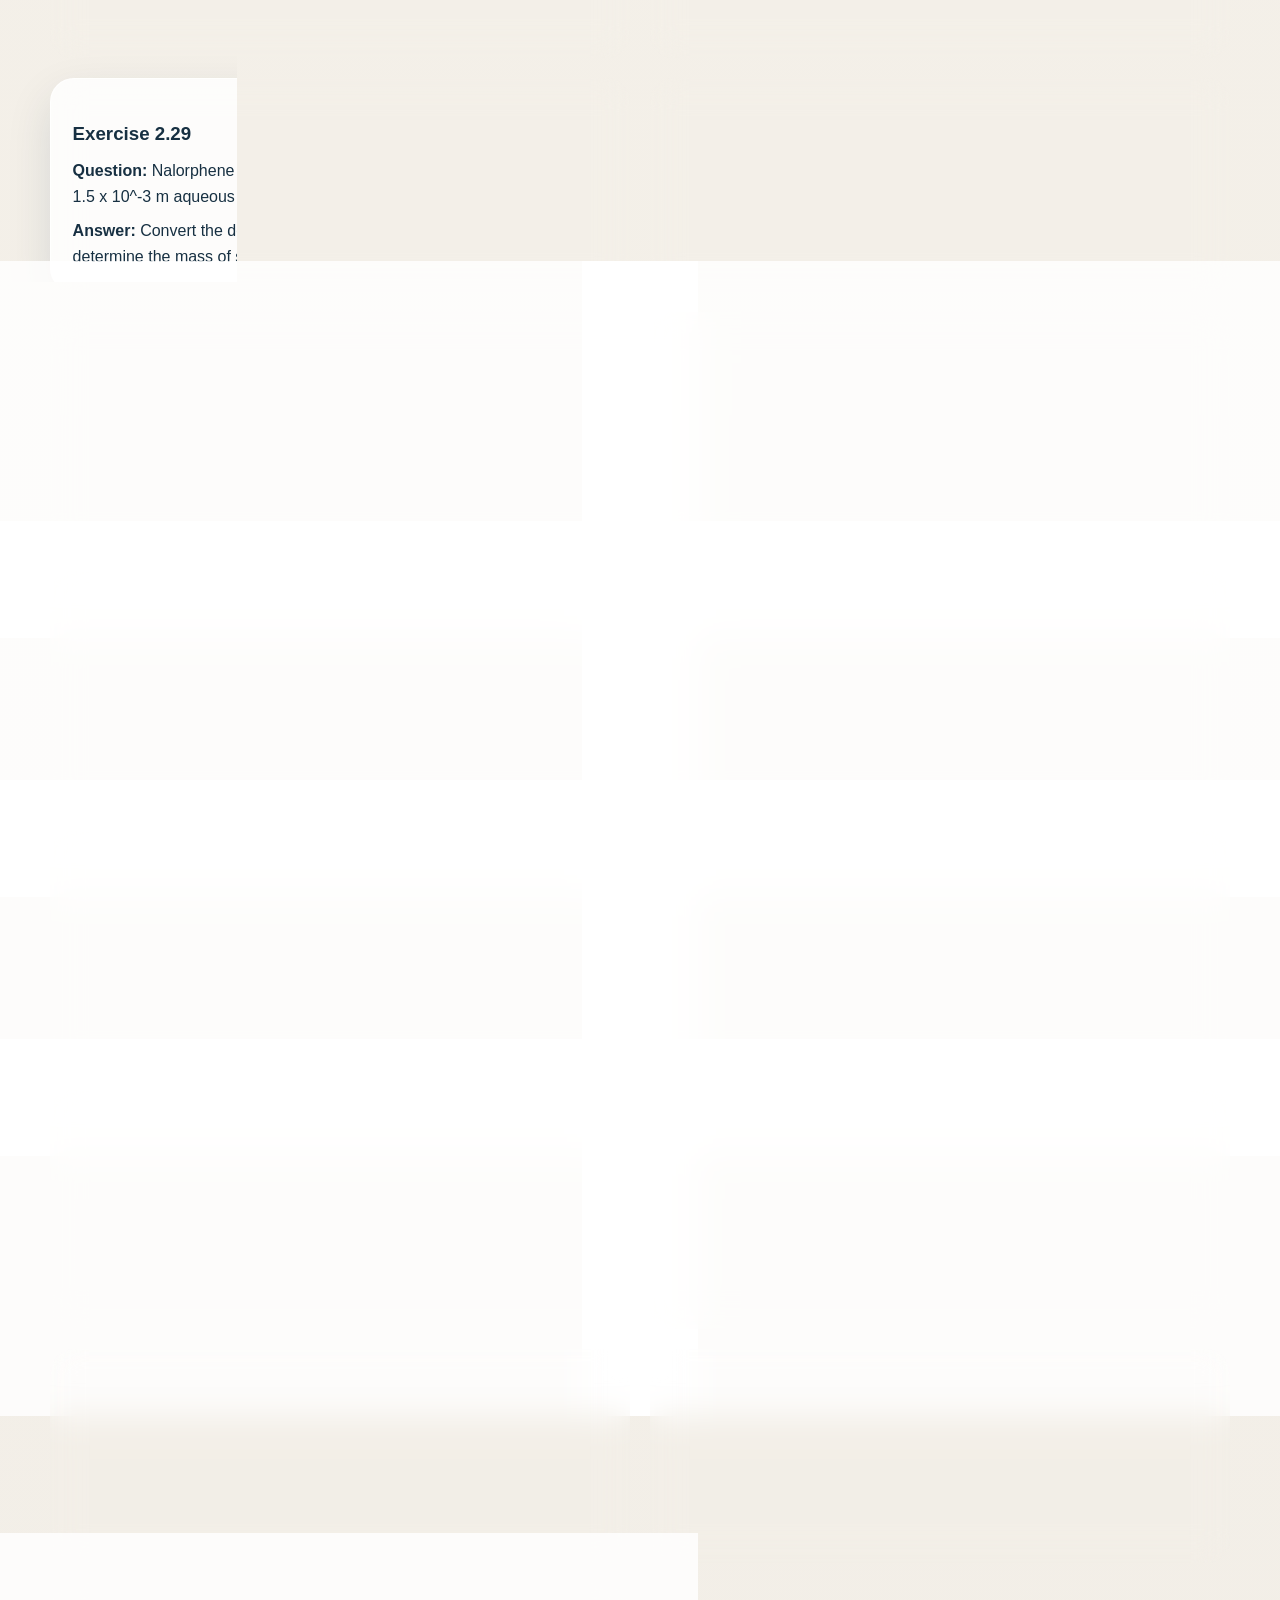
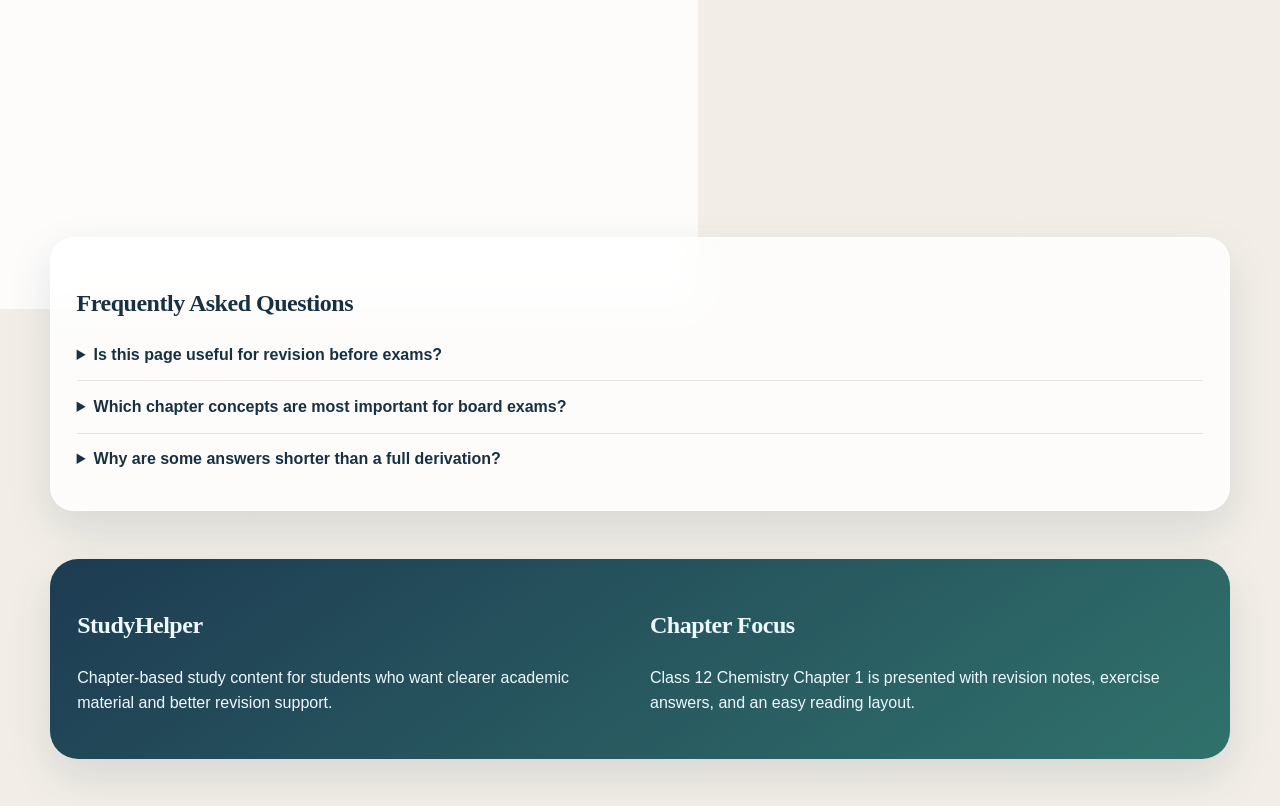
<file: class-12/chemistry/chapter-1-solutions/index.html>
<!DOCTYPE html>
<html lang="en">
<head>
  <meta charset="UTF-8">
  <meta name="viewport" content="width=device-width, initial-scale=1.0">
  <title>NCERT Solutions for Class 12 Chemistry Chapter 1: Solutions - StudyHelper</title>
  <meta name="description" content="Read NCERT Exercise Solutions for Class 12 Chemistry Chapter 1, Solutions, on StudyHelper. Explore key concepts, exercise answers, and revision-friendly notes.">
  <meta name="robots" content="index, follow">
  <meta name="theme-color" content="#12324a">
  <link rel="canonical" href="https://gurupreet6365.github.io/ChapterSolution/class-12/chemistry/chapter-1-solutions/">
  <meta property="og:type" content="article">
  <meta property="og:title" content="NCERT Solutions for Class 12 Chemistry Chapter 1: Solutions - StudyHelper">
  <meta property="og:description" content="A clean, student-friendly chapter page for Class 12 Chemistry Chapter 1 with improved language and structured study support.">
  <meta property="og:url" content="https://gurupreet6365.github.io/ChapterSolution/class-12/chemistry/chapter-1-solutions/">
  <meta property="og:locale" content="en_IN">
  <meta name="twitter:card" content="summary_large_image">
  <meta name="twitter:title" content="NCERT Solutions for Class 12 Chemistry Chapter 1: Solutions - StudyHelper">
  <meta name="twitter:description" content="Study Class 12 Chemistry Chapter 1 with organized topics, exercise summaries, and revision notes.">
  <link rel="stylesheet" href="../../../css/class-12/chemistry/chapter-2-solutions.css">
  <script type="application/ld+json">
    {
      "@context": "https://schema.org",
      "@graph": [
        {
          "@type": "BreadcrumbList",
          "itemListElement": [
            {
              "@type": "ListItem",
              "position": 1,
              "name": "Home",
              "item": "https://gurupreet6365.github.io/ChapterSolution/"
            },
            {
              "@type": "ListItem",
              "position": 2,
              "name": "Class 12",
              "item": "https://gurupreet6365.github.io/ChapterSolution/class-12/"
            },
            {
              "@type": "ListItem",
              "position": 3,
              "name": "Chemistry",
              "item": "https://gurupreet6365.github.io/ChapterSolution/class-12/chemistry/"
            },
            {
              "@type": "ListItem",
              "position": 4,
              "name": "Chapter 1 Solutions",
              "item": "https://gurupreet6365.github.io/ChapterSolution/class-12/chemistry/chapter-1-solutions/"
            }
          ]
        },
        {
          "@type": "Article",
          "headline": "NCERT Solutions for Class 12 Chemistry Chapter 1: Solutions",
          "mainEntityOfPage": "https://gurupreet6365.github.io/ChapterSolution/class-12/chemistry/chapter-1-solutions/",
          "description": "Study material for Class 12 Chemistry Chapter 1 with organized topics, exercise support, and concise explanations.",
          "inLanguage": "en-IN",
          "educationalLevel": "Class 12",
          "learningResourceType": "Study Guide",
          "about": [
            "Types of Solutions",
            "Concentration of Solutions",
            "Solubility",
            "Vapour Pressure",
            "Henry's Law",
            "Colligative Properties"
          ]
        },
        {
          "@type": "FAQPage",
          "mainEntity": [
            {
              "@type": "Question",
              "name": "What is covered in Class 12 Chemistry Chapter 1 Solutions?",
              "acceptedAnswer": {
                "@type": "Answer",
                "text": "The chapter covers types of solutions, concentration terms, solubility, vapour pressure, Henry's law, ideal and non-ideal solutions, and colligative properties."
              }
            },
            {
              "@type": "Question",
              "name": "Why is molality often preferred over molarity?",
              "acceptedAnswer": {
                "@type": "Answer",
                "text": "Molality depends on the mass of the solvent and does not change with temperature, while molarity depends on solution volume and can change when temperature changes."
              }
            },
            {
              "@type": "Question",
              "name": "What is Henry's law in simple words?",
              "acceptedAnswer": {
                "@type": "Answer",
                "text": "Henry's law states that at constant temperature, the solubility of a gas in a liquid is directly proportional to the pressure of that gas above the liquid."
              }
            }
          ]
        }
      ]
    }
  </script>
</head>
<body>
  <a class="skip-link" href="#main-content">Skip to content</a>

  <section class="top-disclaimer" aria-label="Disclaimer">
    <div class="shell top-disclaimer-inner">
      <p><strong>Disclaimer:</strong> This website is created for quick reference and answer verification only. The solutions provided here are not intended to replace real learning.</p>
      <p>For strong conceptual understanding, critical thinking, and long-term retention, students are encouraged to study from high-quality, concept-driven resources such as <a href="https://openstax.org" target="_blank" rel="noopener noreferrer">OpenStax</a>.</p>
      <p>Relying only on ready-made answers can limit problem-solving ability and reduce true understanding of subjects. Use this platform responsibly as a support tool, not as your main source of learning.</p>
    </div>
  </section>

  <header class="site-header">
    <div class="shell">
      <nav class="breadcrumb" aria-label="Breadcrumb">
        <a href="../../../">Home</a>
        <span>/</span>
        <a href="../../">Class 12</a>
        <span>/</span>
        <a href="../">Chemistry</a>
        <span>/</span>
        <span aria-current="page">Chapter 1</span>
      </nav>

      <div class="hero">
        <div class="hero-copy">
          <p class="eyebrow">Class 12 Chemistry</p>
          <h1>NCERT Solutions for Chapter 1: Solutions</h1>
          <p class="hero-text">
            This chapter page presents the core ideas and exercise-based revision points from
            <strong>Chapter 1: Solutions</strong> in clear, student-friendly language and a professional study format.
          </p>

          <div class="hero-actions">
            <a class="button button-primary" href="#exercise-solutions">Start Studying</a>
            <a class="button button-secondary" href="#faq">View FAQ</a>
          </div>
        </div>

        <aside class="hero-card" aria-label="Chapter overview">
          <h2>Chapter Snapshot</h2>
          <ul class="stats-list">
            <li><strong>Subject:</strong> Chemistry</li>
            <li><strong>Class:</strong> 12</li>
            <li><strong>Chapter:</strong> 1</li>
            <li><strong>Focus:</strong> Solution chemistry and colligative properties</li>
          </ul>
        </aside>
      </div>
    </div>
  </header>

  <main id="main-content">
    <section class="toolbar shell" aria-label="Study tools">
      <label class="search-field" for="question-search">
        <span>Search questions or topics</span>
        <input id="question-search" type="search" placeholder="Try: Henry's law, molality, Q 2.12">
      </label>
      <button id="toggle-all" class="button button-plain" type="button" aria-expanded="false">Expand all answers</button>
    </section>

    <section class="overview shell section-grid">
      <article class="panel panel-large">
        <h2>Topics and Subtopics</h2>
        <div class="topic-grid">
          <div class="topic-card">
            <span class="topic-number">2.1</span>
            <h3>Types of Solutions</h3>
            <p>Learn how solutions are classified based on the physical states of solute and solvent.</p>
          </div>
          <div class="topic-card">
            <span class="topic-number">2.2</span>
            <h3>Expressing Concentration</h3>
            <p>Understand mass percentage, mole fraction, molarity, and molality.</p>
          </div>
          <div class="topic-card">
            <span class="topic-number">2.3</span>
            <h3>Solubility</h3>
            <p>Explore how pressure, temperature, and molecular nature affect solubility.</p>
          </div>
          <div class="topic-card">
            <span class="topic-number">2.4</span>
            <h3>Vapour Pressure</h3>
            <p>See how volatile components behave in liquid solutions and how Raoult's law applies.</p>
          </div>
          <div class="topic-card">
            <span class="topic-number">2.5</span>
            <h3>Ideal and Non-Ideal Solutions</h3>
            <p>Compare positive and negative deviations from ideal behaviour.</p>
          </div>
          <div class="topic-card">
            <span class="topic-number">2.6</span>
            <h3>Colligative Properties</h3>
            <p>Study relative lowering of vapour pressure, osmotic pressure, and elevation or depression in temperature points.</p>
          </div>
          <div class="topic-card">
            <span class="topic-number">2.7</span>
            <h3>Abnormal Molar Masses</h3>
            <p>Understand association, dissociation, and the Van't Hoff factor.</p>
          </div>
        </div>
      </article>

      <aside class="panel quick-links">
        <h2>On This Page</h2>
        <nav aria-label="Chapter sections">
          <a href="#key-notes">Key Notes</a>
          <a href="#exercise-solutions">Exercise Solutions</a>
          <a href="#faq">Frequently Asked Questions</a>
        </nav>
      </aside>
    </section>

    <section id="key-notes" class="shell notes-wrap">
      <article class="panel">
        <h2>Quick Revision Notes</h2>
        <div class="notes-grid">
          <div>
            <h3>What is a solution?</h3>
            <p>A solution is a homogeneous mixture of two or more substances that do not react chemically with one another.</p>
          </div>
          <div>
            <h3>Why concentration terms matter</h3>
            <p>Different concentration units are useful in different situations. Molarity is common in laboratories, while molality is preferred when temperature changes are important.</p>
          </div>
          <div>
            <h3>Henry's law</h3>
            <p>At a fixed temperature, the solubility of a gas in a liquid is directly proportional to the pressure of that gas above the liquid.</p>
          </div>
          <div>
            <h3>Colligative properties</h3>
            <p>These depend on the number of solute particles present in a solution rather than on the chemical identity of the solute.</p>
          </div>
        </div>
      </article>
    </section>

    <section id="exercise-solutions" class="shell chapter-section">
      <div class="section-head">
        <div>
          <p class="eyebrow">Practice Section</p>
          <h2>NCERT Exercise Solutions</h2>
        </div>
        <p class="section-intro">These exercise questions are presented in a cleaner format to support regular study, revision, and quick concept review for Chapter 1.</p>
      </div>

      <div class="exercise-grid">
        <article class="exercise-card" data-search="2.1 define solution types nine examples">
          <h3>Exercise 2.1</h3>
          <p><strong>Question:</strong> Define a solution. How many types of solutions are formed? Explain briefly with examples.</p>
          <p><strong>Answer:</strong> A solution is a homogeneous mixture of two or more non-reacting substances. Based on the physical states of solute and solvent, there are nine common types of solutions, including gas in gas, liquid in liquid, solid in solid, gas in liquid, and other combinations such as hydrogen in palladium or sugar in water.</p>
        </article>

        <article class="exercise-card" data-search="2.2 interstitial solid solution">
          <h3>Exercise 2.2</h3>
          <p><strong>Question:</strong> If one substance has very small particles and the other has much larger particles, what kind of solid solution is likely to form?</p>
          <p><strong>Answer:</strong> Such a mixture is likely to form an <strong>interstitial solid solution</strong>, where the smaller particles occupy the spaces between larger particles.</p>
        </article>

        <article class="exercise-card" data-search="2.3 mole fraction molality molarity mass percentage definitions">
          <h3>Exercise 2.3</h3>
          <p><strong>Question:</strong> Define mole fraction, molality, molarity, and mass percentage.</p>
          <p><strong>Answer:</strong> Mole fraction is the ratio of moles of one component to total moles. Molality is the number of moles of solute per kilogram of solvent. Molarity is the number of moles of solute per litre of solution. Mass percentage is the mass of solute present in 100 g of solution.</p>
        </article>

        <article class="exercise-card" data-search="2.4 nitric acid molarity density">
          <h3>Exercise 2.4</h3>
          <p><strong>Question:</strong> Find the molarity of laboratory nitric acid that is 68% by mass and has density 1.504 g mL^-1.</p>
          <p><strong>Answer:</strong> Consider 100 g of solution, convert the mass of HNO3 into moles, and use density to calculate solution volume. Molarity is then moles divided by volume in litres.</p>
        </article>

        <article class="exercise-card" data-search="2.5 glucose molality mole fraction molarity">
          <h3>Exercise 2.5</h3>
          <p><strong>Question:</strong> For a 10% by mass glucose solution in water, calculate molality, mole fraction, and molarity when density is 1.2 g mL^-1.</p>
          <p><strong>Answer:</strong> Start with 100 g of solution, so glucose = 10 g and water = 90 g. Convert each to moles for mole fraction and use 0.09 kg of solvent for molality. Use density to get volume and then calculate molarity.</p>
        </article>

        <article class="exercise-card" data-search="2.6 hcl sodium carbonate sodium bicarbonate">
          <h3>Exercise 2.6</h3>
          <p><strong>Question:</strong> How many mL of 0.1 M HCl are needed to react completely with 1 g of a mixture of Na2CO3 and NaHCO3 present in equimolar amounts?</p>
          <p><strong>Answer:</strong> Find the equimolar amounts first, calculate total moles of HCl required from the balanced reactions, and then use <code>Volume = moles / molarity</code>.</p>
        </article>

        <article class="exercise-card" data-search="2.7 percentage composition mixed solutions">
          <h3>Exercise 2.7</h3>
          <p><strong>Question:</strong> Find the percentage composition by mass after mixing 300 g of a 25% solution with 400 g of a 40% solution.</p>
          <p><strong>Answer:</strong> Calculate the solute mass in each portion, add them, divide by total mass of the mixture, and convert the result into percentage.</p>
        </article>

        <article class="exercise-card" data-search="2.8 antifreeze ethylene glycol molality molarity">
          <h3>Exercise 2.8</h3>
          <p><strong>Question:</strong> An antifreeze solution contains 222.6 g of ethylene glycol in 200 g of water. Find molality and molarity if density is 1.072 g mL^-1.</p>
          <p><strong>Answer:</strong> Convert ethylene glycol to moles. Use 0.2 kg of water for molality. For molarity, calculate the total solution volume from its mass and density.</p>
        </article>

        <article class="exercise-card" data-search="2.9 chloroform contamination ppm molality">
          <h3>Exercise 2.9</h3>
          <p><strong>Question:</strong> Drinking water contains chloroform at 15 ppm by mass. Express this in percent by mass and determine the molality.</p>
          <p><strong>Answer:</strong> Fifteen ppm means 15 parts in one million parts by mass. Convert this to a percentage and then use the mass of chloroform in a notional 1 kg or 1,000,000 g sample to calculate molality.</p>
        </article>

        <article class="exercise-card" data-search="2.10 alcohol water molecular interactions">
          <h3>Exercise 2.10</h3>
          <p><strong>Question:</strong> What role do molecular interactions play in a solution of alcohol in water?</p>
          <p><strong>Answer:</strong> Alcohol and water both show hydrogen bonding. However, the alcohol-water interactions are weaker than the strong interactions in the pure liquids, so the solution tends to show positive deviation from Raoult's law.</p>
        </article>

        <article class="exercise-card" data-search="2.11 gas solubility temperature">
          <h3>Exercise 2.11</h3>
          <p><strong>Question:</strong> Why do gases become less soluble in liquids when temperature increases?</p>
          <p><strong>Answer:</strong> Gas dissolution is usually exothermic. When temperature rises, the equilibrium shifts to oppose the added heat, so less gas remains dissolved.</p>
        </article>

        <article class="exercise-card" data-search="2.12 henry law statement applications">
          <h3>Exercise 2.12</h3>
          <p><strong>Question:</strong> State Henry's law and list important applications.</p>
          <p><strong>Answer:</strong> Henry's law states that at constant temperature, the solubility of a gas in a liquid is directly proportional to the pressure of that gas above the liquid. Applications include bottling soft drinks under pressure, breathing gas mixtures for deep-sea divers, and explaining oxygen transport in the body.</p>
        </article>

        <article class="exercise-card" data-search="2.13 ethane partial pressure">
          <h3>Exercise 2.13</h3>
          <p><strong>Question:</strong> If a known mass of ethane produces a partial pressure of 1 bar, what will be the pressure for a larger dissolved mass?</p>
          <p><strong>Answer:</strong> Apply Henry's law directly. Since pressure is proportional to mole fraction, increase the pressure in the same ratio as the amount of dissolved ethane when the solvent amount remains constant.</p>
        </article>

        <article class="exercise-card" data-search="2.14 positive negative deviation raoult law enthalpy">
          <h3>Exercise 2.14</h3>
          <p><strong>Question:</strong> Explain positive and negative deviations from Raoult's law and relate them to the sign of enthalpy of solution.</p>
          <p><strong>Answer:</strong> Positive deviation occurs when solute-solvent attractions are weaker than those in the pure components, so vapour pressure increases and the enthalpy change of solution is positive. Negative deviation occurs when solute-solvent attractions are stronger, so vapour pressure decreases and the enthalpy change is negative.</p>
        </article>

        <article class="exercise-card" data-search="2.15 molecular mass non volatile solute">
          <h3>Exercise 2.15</h3>
          <p><strong>Question:</strong> An aqueous solution containing 2% non-volatile solute exerts a pressure of 1.004 bar at the boiling point of the solvent. Find the molecular mass of the solute.</p>
          <p><strong>Answer:</strong> Use relative lowering of vapour pressure from Raoult's law to determine moles of solute, then calculate molecular mass from the given mass percentage.</p>
        </article>

        <article class="exercise-card" data-search="2.16 heptane octane ideal solution vapour pressure">
          <h3>Exercise 2.16</h3>
          <p><strong>Question:</strong> Heptane and octane form an ideal solution. Find the vapour pressure for a mixture of 26.0 g heptane and 35.0 g octane at 373 K.</p>
          <p><strong>Answer:</strong> Convert masses to moles, calculate mole fractions in the liquid phase, and then use Raoult's law to find the total vapour pressure.</p>
        </article>

        <article class="exercise-card" data-search="2.17 one molal solution vapour pressure water">
          <h3>Exercise 2.17</h3>
          <p><strong>Question:</strong> Calculate the vapour pressure of a 1 molal solution of a non-volatile solute in water at 300 K when pure water has vapour pressure 12.3 kPa.</p>
          <p><strong>Answer:</strong> Determine the mole fraction of water in a 1 molal solution and apply Raoult's law to obtain the new vapour pressure.</p>
        </article>

        <article class="exercise-card" data-search="2.18 non volatile solute octane vapour pressure reduction">
          <h3>Exercise 2.18</h3>
          <p><strong>Question:</strong> Calculate the mass of a non-volatile solute of molar mass 40 g mol^-1 that must be dissolved in 114 g of octane to reduce the vapour pressure to 80% of the original value.</p>
          <p><strong>Answer:</strong> A reduction to 80% means the relative lowering is 20%. Use mole fraction relationships from Raoult's law to find required moles of solute and then convert to mass.</p>
        </article>

        <article class="exercise-card" data-search="2.19 molar mass solute vapour pressure water">
          <h3>Exercise 2.19</h3>
          <p><strong>Question:</strong> A non-volatile solute is dissolved in water and vapour pressure changes after extra water is added. Find the molar mass of the solute and vapour pressure of pure water.</p>
          <p><strong>Answer:</strong> Form two Raoult's law equations using the two solution states. Solve them simultaneously to obtain the unknown molar mass and the vapour pressure of pure water.</p>
        </article>

        <article class="exercise-card" data-search="2.20 cane sugar glucose freezing point">
          <h3>Exercise 2.20</h3>
          <p><strong>Question:</strong> A 5% cane sugar solution freezes at 271 K. Estimate the freezing point of a 5% glucose solution.</p>
          <p><strong>Answer:</strong> Compare the molalities of the two solutions at the same mass percentage. Since glucose and cane sugar have different molar masses, the freezing point depression changes accordingly.</p>
        </article>

        <article class="exercise-card" data-search="2.21 atomic masses from freezing point depression">
          <h3>Exercise 2.21</h3>
          <p><strong>Question:</strong> Two compounds AB2 and AB4 produce different freezing point depressions in benzene. Find the atomic masses of A and B.</p>
          <p><strong>Answer:</strong> Use the freezing point depression data to calculate molar masses of AB2 and AB4, then solve the resulting simultaneous equations for A and B.</p>
        </article>

        <article class="exercise-card" data-search="2.22 osmotic pressure concentration glucose">
          <h3>Exercise 2.22</h3>
          <p><strong>Question:</strong> At 300 K, a glucose solution with 36 g per litre has osmotic pressure 4.98 bar. What concentration will produce 1.52 bar?</p>
          <p><strong>Answer:</strong> At constant temperature, osmotic pressure is directly proportional to concentration. Use the ratio of pressures to find the new concentration.</p>
        </article>

        <article class="exercise-card" data-search="2.23 intermolecular attractive interactions">
          <h3>Exercise 2.23</h3>
          <p><strong>Question:</strong> Suggest the most important intermolecular attractive force in each given pair.</p>
          <p><strong>Answer:</strong> Non-polar pairs such as n-hexane and n-octane, or iodine and carbon tetrachloride, show London dispersion forces. Ionic compounds in water show ion-dipole interactions. Polar compounds like methanol and acetone mainly show dipole-dipole interactions.</p>
        </article>

        <article class="exercise-card" data-search="2.24 solubility in n octane">
          <h3>Exercise 2.24</h3>
          <p><strong>Question:</strong> Arrange cyclohexane, KCl, CH3OH, and CH3CN in increasing order of solubility in n-octane.</p>
          <p><strong>Answer:</strong> Since n-octane is non-polar, the increasing order is: <strong>KCl &lt; CH3OH &lt; CH3CN &lt; cyclohexane</strong>.</p>
        </article>

        <article class="exercise-card" data-search="2.25 solubility in water phenol toluene formic acid">
          <h3>Exercise 2.25</h3>
          <p><strong>Question:</strong> Identify which of the listed compounds are insoluble, partially soluble, or highly soluble in water.</p>
          <p><strong>Answer:</strong> Toluene and chloroform are insoluble, phenol and pentanol are partially soluble, and formic acid plus ethylene glycol are highly soluble because they form stronger interactions with water.</p>
        </article>

        <article class="exercise-card" data-search="2.26 lake water sodium ions molality">
          <h3>Exercise 2.26</h3>
          <p><strong>Question:</strong> If lake water contains 92 g of Na+ ions per kg of water, calculate the molality of Na+ ions.</p>
          <p><strong>Answer:</strong> Convert 92 g of sodium ions into moles using the atomic mass of sodium, then divide by 1 kg of water.</p>
        </article>

        <article class="exercise-card" data-search="2.27 solubility product copper sulfide molarity">
          <h3>Exercise 2.27</h3>
          <p><strong>Question:</strong> If the solubility product of CuS is 6 x 10^-16, calculate its maximum molarity in water.</p>
          <p><strong>Answer:</strong> For CuS, let solubility be <code>s</code>. Then <code>Ksp = s^2</code>. Solve for <code>s</code> to obtain the molarity.</p>
        </article>

        <article class="exercise-card" data-search="2.28 aspirin acetonitrile mass percentage">
          <h3>Exercise 2.28</h3>
          <p><strong>Question:</strong> Calculate the mass percentage of aspirin in acetonitrile when 6.5 g is dissolved in 450 g of solvent.</p>
          <p><strong>Answer:</strong> Total mass of solution = 456.5 g. Therefore, mass percentage of aspirin = (6.5 / 456.5) x 100 = 1.424%.</p>
        </article>

        <article class="exercise-card" data-search="2.29 nalorphene aqueous solution mass required">
          <h3>Exercise 2.29</h3>
          <p><strong>Question:</strong> Nalorphene is given as a 1.5 mg dose. Calculate the mass of a 1.5 x 10^-3 m aqueous solution needed.</p>
          <p><strong>Answer:</strong> Convert the dose into moles, then use the given molality to determine the mass of solvent and total mass of the required solution.</p>
        </article>

        <article class="exercise-card" data-search="2.30 benzoic acid methanol molarity">
          <h3>Exercise 2.30</h3>
          <p><strong>Question:</strong> Calculate the amount of benzoic acid needed to prepare 250 mL of 0.15 M solution in methanol.</p>
          <p><strong>Answer:</strong> Required moles = 0.15 x 0.25 = 0.0375 mol. Multiply by molar mass of benzoic acid to get the required mass.</p>
        </article>

        <article class="exercise-card" data-search="2.31 depression freezing point acetic trichloroacetic trifluoroacetic">
          <h3>Exercise 2.31</h3>
          <p><strong>Question:</strong> Explain why the depression in freezing point increases in the order acetic acid &lt; trichloroacetic acid &lt; trifluoroacetic acid.</p>
          <p><strong>Answer:</strong> The electron-withdrawing effect increases from acetic acid to trifluoroacetic acid, so ionization in water increases in the same order. More particles are formed, which leads to greater freezing point depression.</p>
        </article>

        <article class="exercise-card" data-search="2.32 depression in freezing point chloro acid water">
          <h3>Exercise 2.32</h3>
          <p><strong>Question:</strong> Calculate the depression in freezing point of water when 10 g of CH3CH2CHClCOOH is added to 250 g of water.</p>
          <p><strong>Answer:</strong> The source solution gives the final depression as approximately <strong>0.65 K</strong> after accounting for partial dissociation and the Van't Hoff factor.</p>
        </article>

        <article class="exercise-card" data-search="2.33 fluoroacetic acid vant hoff factor dissociation constant">
          <h3>Exercise 2.33</h3>
          <p><strong>Question:</strong> Find the Van't Hoff factor and dissociation constant of fluoroacetic acid from freezing point depression data.</p>
          <p><strong>Answer:</strong> First calculate the ideal molality, then use the observed depression to find the Van't Hoff factor. The dissociation constant can then be obtained from the degree of dissociation.</p>
        </article>

        <article class="exercise-card" data-search="2.34 glucose water vapour pressure">
          <h3>Exercise 2.34</h3>
          <p><strong>Question:</strong> Vapour pressure of water at 293 K is 17.535 mm Hg. Find the vapour pressure after dissolving 25 g of glucose in 450 g of water.</p>
          <p><strong>Answer:</strong> Calculate the mole fraction of water and multiply it by the vapour pressure of pure water according to Raoult's law.</p>
        </article>

        <article class="exercise-card" data-search="2.35 methane benzene henry law solubility">
          <h3>Exercise 2.35</h3>
          <p><strong>Question:</strong> Henry's law constant for methane in benzene at 298 K is 4.27 x 10^5 mm Hg. Calculate its solubility under 760 mm Hg.</p>
          <p><strong>Answer:</strong> Using <code>p = K<sub>H</sub>x</code>, the mole fraction of methane comes out to about <strong>1.78 x 10^-3</strong>.</p>
        </article>

        <article class="exercise-card" data-search="2.36 vapour pressure pure liquid A solution">
          <h3>Exercise 2.36</h3>
          <p><strong>Question:</strong> Determine the vapour pressure of pure liquid A and its pressure in solution when 100 g of A is dissolved in 1000 g of B.</p>
          <p><strong>Answer:</strong> The source calculation gives the vapour pressure of pure liquid A as approximately <strong>280.7 torr</strong>, while its partial pressure in the solution is <strong>32 torr</strong>.</p>
        </article>

        <article class="exercise-card" data-search="2.37 acetone chloroform graph negative deviation">
          <h3>Exercise 2.37</h3>
          <p><strong>Question:</strong> Plot vapour pressure data for acetone and chloroform and identify the deviation from ideal behaviour.</p>
          <p><strong>Answer:</strong> The experimental curve bends downward relative to the ideal line, showing <strong>negative deviation</strong> from Raoult's law.</p>
        </article>

        <article class="exercise-card" data-search="2.38 benzene toluene vapour phase mole fraction">
          <h3>Exercise 2.38</h3>
          <p><strong>Question:</strong> Benzene and toluene form an ideal solution. Find the mole fraction of benzene in the vapour phase when 80 g benzene is mixed with 100 g toluene.</p>
          <p><strong>Answer:</strong> The source solution calculates the vapour-phase mole fraction of benzene as approximately <strong>0.60</strong>.</p>
        </article>

        <article class="exercise-card" data-search="2.39 composition oxygen nitrogen in water henry law">
          <h3>Exercise 2.39</h3>
          <p><strong>Question:</strong> Air is in equilibrium with water at 10 atm. Find the composition of oxygen and nitrogen dissolved in water.</p>
          <p><strong>Answer:</strong> The source calculation gives the mole fraction of oxygen in water as <strong>4.61 x 10^-5</strong> and nitrogen as <strong>9.22 x 10^-5</strong>.</p>
        </article>

        <article class="exercise-card" data-search="2.40 calcium chloride osmotic pressure">
          <h3>Exercise 2.40</h3>
          <p><strong>Question:</strong> Determine the amount of CaCl2 dissolved in 2.5 L of water so that osmotic pressure is 0.75 atm at 27 C. Given i = 2.47.</p>
          <p><strong>Answer:</strong> The required amount of calcium chloride is approximately <strong>3.42 g</strong>.</p>
        </article>

        <article class="exercise-card" data-search="2.41 potassium sulfate osmotic pressure">
          <h3>Exercise 2.41</h3>
          <p><strong>Question:</strong> Determine the osmotic pressure of a solution prepared by dissolving 25 mg of K2SO4 in 2 L of water at 25 C, assuming complete dissociation.</p>
          <p><strong>Answer:</strong> First determine the Van't Hoff factor for complete dissociation, then use <code>pi = iCRT</code> with the very dilute concentration of the salt solution.</p>
        </article>
      </div>
    </section>

    <section id="faq" class="shell faq-section">
      <article class="panel">
        <h2>Frequently Asked Questions</h2>
        <details class="faq-item">
          <summary>Is this page useful for revision before exams?</summary>
          <p>Yes. The chapter is organized for fast revision with key notes, question search, textbook solutions, and exercise summaries in one place.</p>
        </details>
        <details class="faq-item">
          <summary>Which chapter concepts are most important for board exams?</summary>
          <p>Students should be especially comfortable with concentration terms, Henry's law, Raoult's law, positive and negative deviations, and colligative property calculations.</p>
        </details>
        <details class="faq-item">
          <summary>Why are some answers shorter than a full derivation?</summary>
          <p>The original source contained many broken equation images and incomplete steps. This cleaned version keeps the chapter useful by converting that material into concise, readable solution guidance.</p>
        </details>
      </article>
    </section>

  </main>

  <footer class="site-footer">
    <div class="shell footer-grid">
      <div>
        <h2>StudyHelper</h2>
        <p>Chapter-based study content for students who want clearer academic material and better revision support.</p>
      </div>
      <div>
        <h2>Chapter Focus</h2>
        <p>Class 12 Chemistry Chapter 1 is presented with revision notes, exercise answers, and an easy reading layout.</p>
      </div>
    </div>
  </footer>

  <script src="../../../js/class-12/chemistry/chapter-2-solutions.js" defer></script>
</body>
</html>
</file>
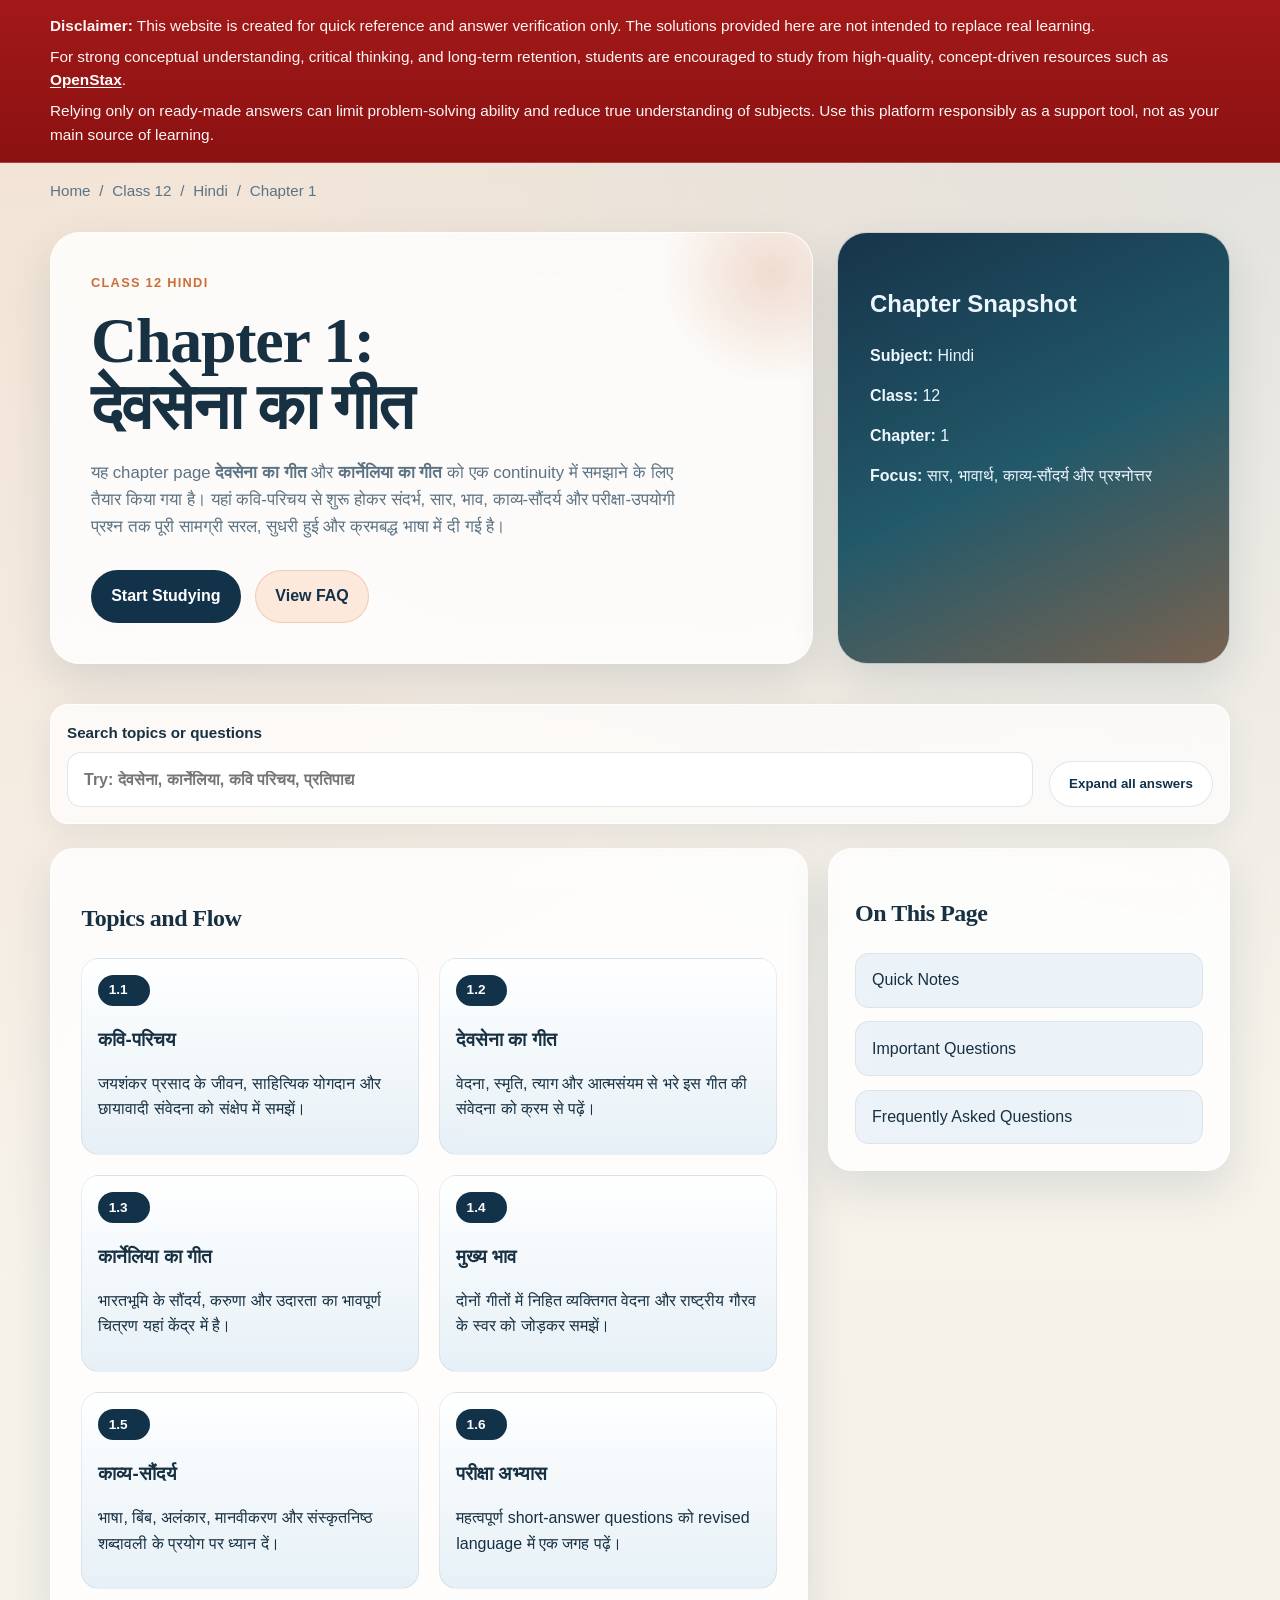
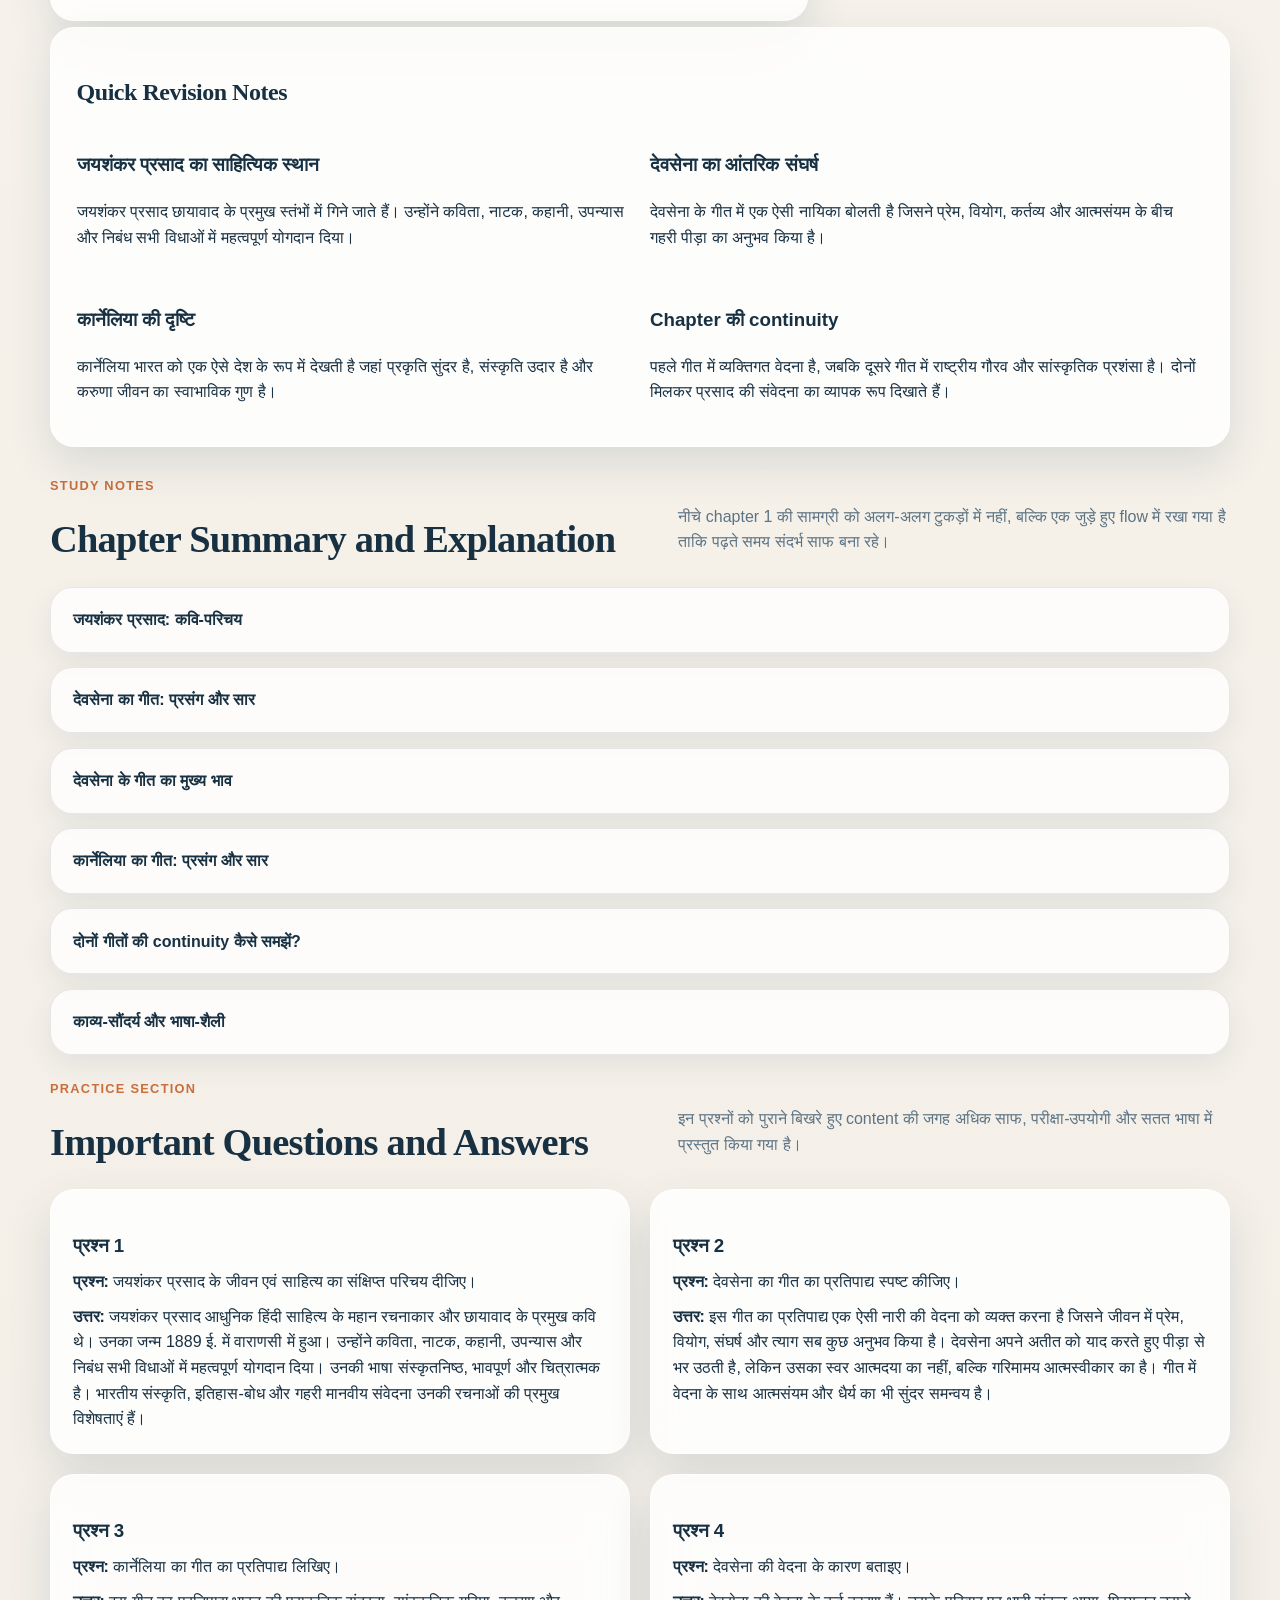
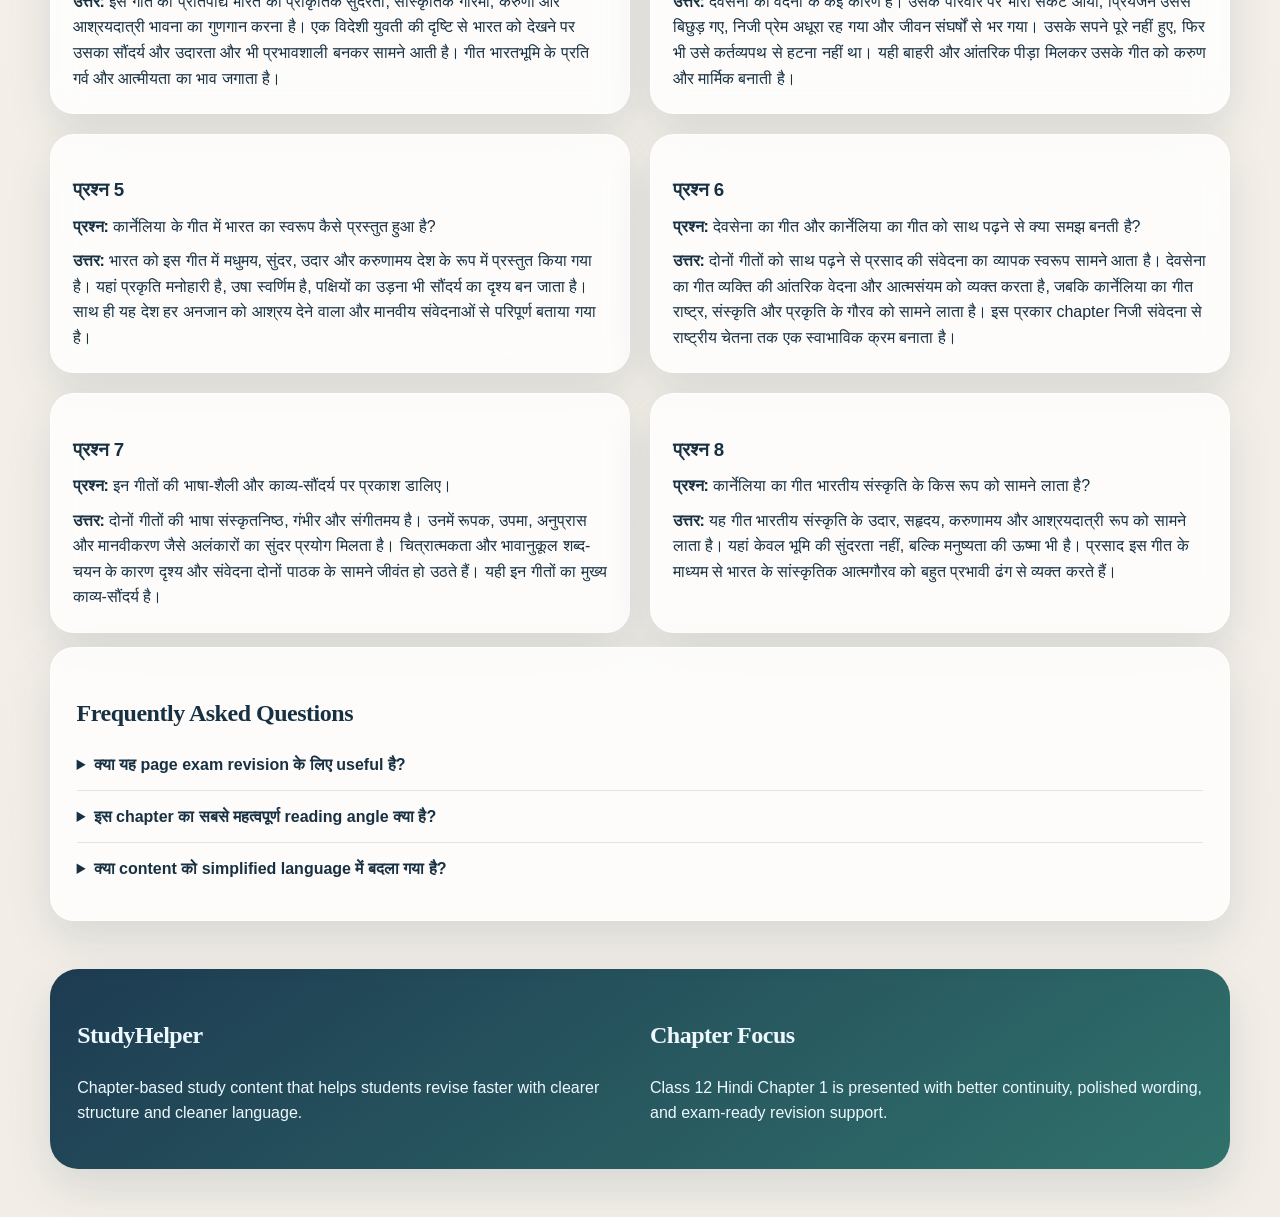
<file: class-12/hindi/chapter-1-devsena-ka-geet/index.html>
<!DOCTYPE html>
<html lang="hi">
<head>
  <meta charset="UTF-8">
  <meta name="viewport" content="width=device-width, initial-scale=1.0">
  <title>Class 12 Hindi Chapter 1: Devsena Ka Geet - StudyHelper</title>
  <meta name="description" content="Read Class 12 Hindi Chapter 1 Devsena Ka Geet and Karneliya Ka Geet with cleaner summary, poet introduction, key ideas, explanation, and exam-focused questions.">
  <meta name="robots" content="index, follow">
  <meta name="theme-color" content="#12324a">
  <link rel="canonical" href="https://gurupreet6365.github.io/ChapterSolution/class-12/hindi/chapter-1-devsena-ka-geet/">
  <meta property="og:type" content="article">
  <meta property="og:title" content="Class 12 Hindi Chapter 1: Devsena Ka Geet - StudyHelper">
  <meta property="og:description" content="A cleaner Hindi chapter page with summary, central ideas, explanation, and revision support for Chapter 1.">
  <meta property="og:url" content="https://gurupreet6365.github.io/ChapterSolution/class-12/hindi/chapter-1-devsena-ka-geet/">
  <meta property="og:locale" content="hi_IN">
  <meta name="twitter:card" content="summary_large_image">
  <meta name="twitter:title" content="Class 12 Hindi Chapter 1: Devsena Ka Geet - StudyHelper">
  <meta name="twitter:description" content="Study Class 12 Hindi Chapter 1 with improved content, chapter summary, poet introduction, and important questions.">
  <link rel="stylesheet" href="../../../css/class-12/chemistry/chapter-2-solutions.css">
  <script type="application/ld+json">
    {
      "@context": "https://schema.org",
      "@graph": [
        {
          "@type": "BreadcrumbList",
          "itemListElement": [
            {
              "@type": "ListItem",
              "position": 1,
              "name": "Home",
              "item": "https://gurupreet6365.github.io/ChapterSolution/"
            },
            {
              "@type": "ListItem",
              "position": 2,
              "name": "Class 12",
              "item": "https://gurupreet6365.github.io/ChapterSolution/class-12/"
            },
            {
              "@type": "ListItem",
              "position": 3,
              "name": "Hindi",
              "item": "https://gurupreet6365.github.io/ChapterSolution/class-12/hindi/"
            },
            {
              "@type": "ListItem",
              "position": 4,
              "name": "Chapter 1 Devsena Ka Geet",
              "item": "https://gurupreet6365.github.io/ChapterSolution/class-12/hindi/chapter-1-devsena-ka-geet/"
            }
          ]
        },
        {
          "@type": "Article",
          "headline": "Class 12 Hindi Chapter 1: Devsena Ka Geet",
          "mainEntityOfPage": "https://gurupreet6365.github.io/ChapterSolution/class-12/hindi/chapter-1-devsena-ka-geet/",
          "description": "Study material for Class 12 Hindi Chapter 1 with improved summary, explanation, and revision notes.",
          "inLanguage": "hi-IN",
          "educationalLevel": "Class 12",
          "learningResourceType": "Study Guide",
          "about": [
            "जयशंकर प्रसाद",
            "देवसेना का गीत",
            "कार्नेलिया का गीत",
            "काव्य-सौंदर्य",
            "प्रमुख प्रश्नोत्तर"
          ]
        },
        {
          "@type": "FAQPage",
          "mainEntity": [
            {
              "@type": "Question",
              "name": "इस chapter में क्या पढ़ाया गया है?",
              "acceptedAnswer": {
                "@type": "Answer",
                "text": "इस chapter में जयशंकर प्रसाद का परिचय, देवसेना का गीत और कार्नेलिया का गीत का सार, भाव, काव्य-सौंदर्य और महत्वपूर्ण प्रश्नोत्तर शामिल हैं।"
              }
            },
            {
              "@type": "Question",
              "name": "देवसेना के गीत का मुख्य भाव क्या है?",
              "acceptedAnswer": {
                "@type": "Answer",
                "text": "देवसेना के गीत में वेदना, त्याग, आत्मसंयम, स्मृति और संघर्ष से उपजी आंतरिक पीड़ा की अभिव्यक्ति है।"
              }
            },
            {
              "@type": "Question",
              "name": "कार्नेलिया के गीत में भारत का स्वरूप कैसे प्रस्तुत हुआ है?",
              "acceptedAnswer": {
                "@type": "Answer",
                "text": "कार्नेलिया के गीत में भारत को सुंदर, उदार, करुणामय और आश्रय देने वाली भूमि के रूप में चित्रित किया गया है।"
              }
            }
          ]
        }
      ]
    }
  </script>
</head>
<body>
  <a class="skip-link" href="#main-content">Skip to content</a>

  <section class="top-disclaimer" aria-label="Disclaimer">
    <div class="shell top-disclaimer-inner">
      <p><strong>Disclaimer:</strong> This website is created for quick reference and answer verification only. The solutions provided here are not intended to replace real learning.</p>
      <p>For strong conceptual understanding, critical thinking, and long-term retention, students are encouraged to study from high-quality, concept-driven resources such as <a href="https://openstax.org" target="_blank" rel="noopener noreferrer">OpenStax</a>.</p>
      <p>Relying only on ready-made answers can limit problem-solving ability and reduce true understanding of subjects. Use this platform responsibly as a support tool, not as your main source of learning.</p>
    </div>
  </section>

  <header class="site-header">
    <div class="shell">
      <nav class="breadcrumb" aria-label="Breadcrumb">
        <a href="../../../">Home</a>
        <span>/</span>
        <a href="../../">Class 12</a>
        <span>/</span>
        <a href="../">Hindi</a>
        <span>/</span>
        <span aria-current="page">Chapter 1</span>
      </nav>

      <div class="hero">
        <div class="hero-copy">
          <p class="eyebrow">Class 12 Hindi</p>
          <h1>Chapter 1: देवसेना का गीत</h1>
          <p class="hero-text">
            यह chapter page <strong>देवसेना का गीत</strong> और <strong>कार्नेलिया का गीत</strong> को एक continuity में समझाने के लिए तैयार किया गया है। यहां कवि-परिचय से शुरू होकर संदर्भ, सार, भाव, काव्य-सौंदर्य और परीक्षा-उपयोगी प्रश्न तक पूरी सामग्री सरल, सुधरी हुई और क्रमबद्ध भाषा में दी गई है।
          </p>

          <div class="hero-actions">
            <a class="button button-primary" href="#important-questions">Start Studying</a>
            <a class="button button-secondary" href="#faq">View FAQ</a>
          </div>
        </div>

        <aside class="hero-card" aria-label="Chapter overview">
          <h2>Chapter Snapshot</h2>
          <ul class="stats-list">
            <li><strong>Subject:</strong> Hindi</li>
            <li><strong>Class:</strong> 12</li>
            <li><strong>Chapter:</strong> 1</li>
            <li><strong>Focus:</strong> सार, भावार्थ, काव्य-सौंदर्य और प्रश्नोत्तर</li>
          </ul>
        </aside>
      </div>
    </div>
  </header>

  <main id="main-content">
    <section class="toolbar shell" aria-label="Study tools">
      <label class="search-field" for="question-search">
        <span>Search topics or questions</span>
        <input id="question-search" type="search" placeholder="Try: देवसेना, कार्नेलिया, कवि परिचय, प्रतिपाद्य">
      </label>
      <button id="toggle-all" class="button button-plain" type="button" aria-expanded="false">Expand all answers</button>
    </section>

    <section class="overview shell section-grid">
      <article class="panel panel-large">
        <h2>Topics and Flow</h2>
        <div class="topic-grid">
          <div class="topic-card">
            <span class="topic-number">1.1</span>
            <h3>कवि-परिचय</h3>
            <p>जयशंकर प्रसाद के जीवन, साहित्यिक योगदान और छायावादी संवेदना को संक्षेप में समझें।</p>
          </div>
          <div class="topic-card">
            <span class="topic-number">1.2</span>
            <h3>देवसेना का गीत</h3>
            <p>वेदना, स्मृति, त्याग और आत्मसंयम से भरे इस गीत की संवेदना को क्रम से पढ़ें।</p>
          </div>
          <div class="topic-card">
            <span class="topic-number">1.3</span>
            <h3>कार्नेलिया का गीत</h3>
            <p>भारतभूमि के सौंदर्य, करुणा और उदारता का भावपूर्ण चित्रण यहां केंद्र में है।</p>
          </div>
          <div class="topic-card">
            <span class="topic-number">1.4</span>
            <h3>मुख्य भाव</h3>
            <p>दोनों गीतों में निहित व्यक्तिगत वेदना और राष्ट्रीय गौरव के स्वर को जोड़कर समझें।</p>
          </div>
          <div class="topic-card">
            <span class="topic-number">1.5</span>
            <h3>काव्य-सौंदर्य</h3>
            <p>भाषा, बिंब, अलंकार, मानवीकरण और संस्कृतनिष्ठ शब्दावली के प्रयोग पर ध्यान दें।</p>
          </div>
          <div class="topic-card">
            <span class="topic-number">1.6</span>
            <h3>परीक्षा अभ्यास</h3>
            <p>महत्वपूर्ण short-answer questions को revised language में एक जगह पढ़ें।</p>
          </div>
        </div>
      </article>

      <aside class="panel quick-links">
        <h2>On This Page</h2>
        <nav aria-label="Chapter sections">
          <a href="#key-notes">Quick Notes</a>
          <a href="#important-questions">Important Questions</a>
          <a href="#faq">Frequently Asked Questions</a>
        </nav>
      </aside>
    </section>

    <section id="key-notes" class="shell notes-wrap">
      <article class="panel">
        <h2>Quick Revision Notes</h2>
        <div class="notes-grid">
          <div>
            <h3>जयशंकर प्रसाद का साहित्यिक स्थान</h3>
            <p>जयशंकर प्रसाद छायावाद के प्रमुख स्तंभों में गिने जाते हैं। उन्होंने कविता, नाटक, कहानी, उपन्यास और निबंध सभी विधाओं में महत्वपूर्ण योगदान दिया।</p>
          </div>
          <div>
            <h3>देवसेना का आंतरिक संघर्ष</h3>
            <p>देवसेना के गीत में एक ऐसी नायिका बोलती है जिसने प्रेम, वियोग, कर्तव्य और आत्मसंयम के बीच गहरी पीड़ा का अनुभव किया है।</p>
          </div>
          <div>
            <h3>कार्नेलिया की दृष्टि</h3>
            <p>कार्नेलिया भारत को एक ऐसे देश के रूप में देखती है जहां प्रकृति सुंदर है, संस्कृति उदार है और करुणा जीवन का स्वाभाविक गुण है।</p>
          </div>
          <div>
            <h3>Chapter की continuity</h3>
            <p>पहले गीत में व्यक्तिगत वेदना है, जबकि दूसरे गीत में राष्ट्रीय गौरव और सांस्कृतिक प्रशंसा है। दोनों मिलकर प्रसाद की संवेदना का व्यापक रूप दिखाते हैं।</p>
          </div>
        </div>
      </article>
    </section>

    <section class="shell chapter-section">
      <div class="section-head">
        <div>
          <p class="eyebrow">Study Notes</p>
          <h2>Chapter Summary and Explanation</h2>
        </div>
        <p class="section-intro">नीचे chapter 1 की सामग्री को अलग-अलग टुकड़ों में नहीं, बल्कि एक जुड़े हुए flow में रखा गया है ताकि पढ़ते समय संदर्भ साफ बना रहे।</p>
      </div>

      <div class="accordion-list">
        <details class="qa-card" data-search="जयशंकर प्रसाद कवि परिचय जीवन परिचय साहित्यिक विशेषताएं छायावाद">
          <summary>जयशंकर प्रसाद: कवि-परिचय</summary>
          <div class="answer">
            <p>जयशंकर प्रसाद आधुनिक हिंदी साहित्य के अत्यंत महत्वपूर्ण रचनाकार हैं। वे छायावाद के प्रमुख प्रवर्तकों में माने जाते हैं और उनकी रचनाओं में कल्पना, संवेदना, इतिहास-बोध और सांस्कृतिक चेतना का सुंदर समन्वय मिलता है।</p>
            <p>उनका जन्म 1889 ई. में वाराणसी में हुआ। वे संस्कृत, हिंदी, अंग्रेजी, उर्दू और बंगला के अच्छे ज्ञाता थे। पारिवारिक परिस्थितियों के बावजूद उन्होंने स्वाध्याय के बल पर साहित्य, वेद, उपनिषद, इतिहास और दर्शन का गंभीर अध्ययन किया।</p>
            <p>कविता के अलावा उन्होंने नाटक, कहानी, उपन्यास और निबंध भी लिखे। <strong>कामायनी</strong>, <strong>आंसू</strong>, <strong>झरना</strong>, <strong>स्कंदगुप्त</strong>, <strong>चंद्रगुप्त</strong> और <strong>ध्रुवस्वामिनी</strong> जैसी रचनाएं उनकी बहुमुखी प्रतिभा का प्रमाण हैं। उनकी भाषा संस्कृतनिष्ठ होने पर भी भावपूर्ण, संगीतात्मक और चित्रात्मक है।</p>
          </div>
        </details>

        <details class="qa-card" data-search="देवसेना का गीत सारांश स्कंदगुप्त वेदना त्याग स्मृति">
          <summary>देवसेना का गीत: प्रसंग और सार</summary>
          <div class="answer">
            <p>यह गीत जयशंकर प्रसाद के नाटक <strong>स्कंदगुप्त</strong> से लिया गया है। देवसेना इस नाटक की नायिका है। उसके परिवार पर विपत्ति टूट चुकी है, उसके अपने वीरगति को प्राप्त हो चुके हैं, और उसके जीवन का निजी प्रेम भी पूर्णता तक नहीं पहुंच सका।</p>
            <p>जीवन के अंतिम मोड़ पर जब वह पीछे मुड़कर देखती है, तो उसे अपने यौवन की स्मृतियां, अधूरे सपने और संघर्ष से भरा जीवन एक साथ याद आता है। यही कारण है कि उसके गीत में शिकायत से अधिक करुण आत्मस्वीकार है।</p>
            <p>इस गीत का मूल स्वर वेदना का है, लेकिन यह निष्क्रिय दुख नहीं है। इसमें त्याग, धैर्य, आत्मसंयम और विफलताओं के बीच भी गरिमा बनाए रखने की शक्ति दिखाई देती है। देवसेना अपनी पीड़ा को केवल रोती नहीं, उसे समझती भी है।</p>
          </div>
        </details>

        <details class="qa-card" data-search="देवसेना के गीत का भाव वेदना आत्मसंयम संघर्ष नारी संवेदना">
          <summary>देवसेना के गीत का मुख्य भाव</summary>
          <div class="answer">
            <p>देवसेना के गीत में एक पीड़ित किन्तु दृढ़ नारी का स्वर सुनाई देता है। वह अपने जीवन की हानि, वियोग और निराशा को याद करते हुए भी टूटती नहीं है। उसके भीतर की करुणा, आत्मगौरव और संयम इस गीत को साधारण विलाप नहीं बनने देते।</p>
            <p>गीत में स्मृति और वर्तमान का मिलन है। अतीत के सपने अब वेदना बन चुके हैं, पर उनमें आत्मसम्मान की चमक शेष है। यही कारण है कि यह गीत व्यक्तिगत दुख के साथ-साथ मानवीय संवेदना की गहराई को भी व्यक्त करता है।</p>
          </div>
        </details>

        <details class="qa-card" data-search="कार्नेलिया का गीत सारांश चंद्रगुप्त भारत भूमि सौंदर्य करुणा उदारता">
          <summary>कार्नेलिया का गीत: प्रसंग और सार</summary>
          <div class="answer">
            <p>यह गीत प्रसाद के नाटक <strong>चंद्रगुप्त</strong> से लिया गया है। कार्नेलिया एक विदेशी पात्र है, लेकिन उसकी दृष्टि से भारत का चित्रण होने के कारण इस गीत में भारत की महिमा और भी प्रभावशाली बन जाती है।</p>
            <p>कार्नेलिया भारत को ऐसे देश के रूप में देखती है जहां प्रकृति मनोहारी है, उषा स्वर्णिम है, पक्षियों का उन्मुक्त उड़ान-जीवन मधुर है और वातावरण में एक अपनापन है। इस सौंदर्य के साथ-साथ वह भारतीय संस्कृति की करुणा, उदारता और आश्रयदात्री भावना से भी गहराई से प्रभावित है।</p>
            <p>गीत का सार यह है कि भारत केवल प्राकृतिक रूप से सुंदर देश नहीं, बल्कि मानवीय मूल्यों से संपन्न भूमि है। यहां आने वाला अनजान भी अपने लिए सहारा पा सकता है।</p>
          </div>
        </details>

        <details class="qa-card" data-search="दोनों गीतों की continuity तुलना देवसेना कार्नेलिया व्यक्तिगत वेदना राष्ट्रीय गौरव">
          <summary>दोनों गीतों की continuity कैसे समझें?</summary>
          <div class="answer">
            <p>Chapter 1 को एक continuity में समझने का सबसे अच्छा तरीका यह है कि दोनों गीतों को अलग-अलग रचनाएं न मानकर प्रसाद की व्यापक संवेदना के दो रूप माना जाए।</p>
            <p><strong>देवसेना का गीत</strong> हमें व्यक्ति के भीतर उतरने की प्रेरणा देता है, जहां स्मृति, पीड़ा और त्याग का संसार है। दूसरी ओर <strong>कार्नेलिया का गीत</strong> बाहरी जगत की ओर ले जाता है, जहां भारत की प्रकृति, संस्कृति और उदारता का उज्ज्वल रूप दिखाई देता है।</p>
            <p>एक गीत अंतरात्मा की वेदना है, दूसरा राष्ट्र और संस्कृति की प्रशस्ति। इन दोनों को साथ पढ़ने पर प्रसाद की काव्य-दृष्टि अधिक पूर्ण रूप में सामने आती है।</p>
          </div>
        </details>

        <details class="qa-card" data-search="काव्य सौंदर्य भाषा शैली अलंकार मानवीकरण रूपक अनुप्रास">
          <summary>काव्य-सौंदर्य और भाषा-शैली</summary>
          <div class="answer">
            <p>इन गीतों की भाषा संस्कृतनिष्ठ, माधुर्यपूर्ण और भावानुकूल है। शब्द-चयन गंभीर है, फिर भी भाव स्पष्ट रहते हैं। प्रसाद की भाषा में चित्रात्मकता, लाक्षणिकता और संगीतमयता विशेष रूप से दिखाई देती है।</p>
            <p>अलंकारों की दृष्टि से रूपक, उपमा, अनुप्रास, मानवीकरण और उत्प्रेक्षा के सुंदर उदाहरण मिलते हैं। कार्नेलिया के गीत में प्रकृति को जीवंत रूप में प्रस्तुत किया गया है, जबकि देवसेना के गीत में वेदना को मानो सजीव रूप दे दिया गया है।</p>
            <p>दोनों गीतों का शिल्प यह सिद्ध करता है कि प्रसाद केवल विचार के कवि नहीं, बल्कि संवेदना और कलात्मकता के भी अद्वितीय कवि हैं।</p>
          </div>
        </details>
      </div>
    </section>

    <section id="important-questions" class="shell chapter-section">
      <div class="section-head">
        <div>
          <p class="eyebrow">Practice Section</p>
          <h2>Important Questions and Answers</h2>
        </div>
        <p class="section-intro">इन प्रश्नों को पुराने बिखरे हुए content की जगह अधिक साफ, परीक्षा-उपयोगी और सतत भाषा में प्रस्तुत किया गया है।</p>
      </div>

      <div class="exercise-grid">
        <article class="exercise-card" data-search="जयशंकर प्रसाद जीवन साहित्य परिचय काव्यगत विशेषताएं">
          <h3>प्रश्न 1</h3>
          <p><strong>प्रश्न:</strong> जयशंकर प्रसाद के जीवन एवं साहित्य का संक्षिप्त परिचय दीजिए।</p>
          <p><strong>उत्तर:</strong> जयशंकर प्रसाद आधुनिक हिंदी साहित्य के महान रचनाकार और छायावाद के प्रमुख कवि थे। उनका जन्म 1889 ई. में वाराणसी में हुआ। उन्होंने कविता, नाटक, कहानी, उपन्यास और निबंध सभी विधाओं में महत्वपूर्ण योगदान दिया। उनकी भाषा संस्कृतनिष्ठ, भावपूर्ण और चित्रात्मक है। भारतीय संस्कृति, इतिहास-बोध और गहरी मानवीय संवेदना उनकी रचनाओं की प्रमुख विशेषताएं हैं।</p>
        </article>

        <article class="exercise-card" data-search="देवसेना का गीत प्रतिपाद्य मुख्य भाव">
          <h3>प्रश्न 2</h3>
          <p><strong>प्रश्न:</strong> देवसेना का गीत का प्रतिपाद्य स्पष्ट कीजिए।</p>
          <p><strong>उत्तर:</strong> इस गीत का प्रतिपाद्य एक ऐसी नारी की वेदना को व्यक्त करना है जिसने जीवन में प्रेम, वियोग, संघर्ष और त्याग सब कुछ अनुभव किया है। देवसेना अपने अतीत को याद करते हुए पीड़ा से भर उठती है, लेकिन उसका स्वर आत्मदया का नहीं, बल्कि गरिमामय आत्मस्वीकार का है। गीत में वेदना के साथ आत्मसंयम और धैर्य का भी सुंदर समन्वय है।</p>
        </article>

        <article class="exercise-card" data-search="कार्नेलिया का गीत प्रतिपाद्य भारत का गौरव">
          <h3>प्रश्न 3</h3>
          <p><strong>प्रश्न:</strong> कार्नेलिया का गीत का प्रतिपाद्य लिखिए।</p>
          <p><strong>उत्तर:</strong> इस गीत का प्रतिपाद्य भारत की प्राकृतिक सुंदरता, सांस्कृतिक गरिमा, करुणा और आश्रयदात्री भावना का गुणगान करना है। एक विदेशी युवती की दृष्टि से भारत को देखने पर उसका सौंदर्य और उदारता और भी प्रभावशाली बनकर सामने आती है। गीत भारतभूमि के प्रति गर्व और आत्मीयता का भाव जगाता है।</p>
        </article>

        <article class="exercise-card" data-search="देवसेना की वेदना का कारण समझाइए">
          <h3>प्रश्न 4</h3>
          <p><strong>प्रश्न:</strong> देवसेना की वेदना के कारण बताइए।</p>
          <p><strong>उत्तर:</strong> देवसेना की वेदना के कई कारण हैं। उसके परिवार पर भारी संकट आया, प्रियजन उससे बिछुड़ गए, निजी प्रेम अधूरा रह गया और जीवन संघर्षों से भर गया। उसके सपने पूरे नहीं हुए, फिर भी उसे कर्तव्यपथ से हटना नहीं था। यही बाहरी और आंतरिक पीड़ा मिलकर उसके गीत को करुण और मार्मिक बनाती है।</p>
        </article>

        <article class="exercise-card" data-search="कार्नेलिया के गीत में भारत का स्वरूप">
          <h3>प्रश्न 5</h3>
          <p><strong>प्रश्न:</strong> कार्नेलिया के गीत में भारत का स्वरूप कैसे प्रस्तुत हुआ है?</p>
          <p><strong>उत्तर:</strong> भारत को इस गीत में मधुमय, सुंदर, उदार और करुणामय देश के रूप में प्रस्तुत किया गया है। यहां प्रकृति मनोहारी है, उषा स्वर्णिम है, पक्षियों का उड़ना भी सौंदर्य का दृश्य बन जाता है। साथ ही यह देश हर अनजान को आश्रय देने वाला और मानवीय संवेदनाओं से परिपूर्ण बताया गया है।</p>
        </article>

        <article class="exercise-card" data-search="दोनों गीतों में अंतर संबंध continuity">
          <h3>प्रश्न 6</h3>
          <p><strong>प्रश्न:</strong> देवसेना का गीत और कार्नेलिया का गीत को साथ पढ़ने से क्या समझ बनती है?</p>
          <p><strong>उत्तर:</strong> दोनों गीतों को साथ पढ़ने से प्रसाद की संवेदना का व्यापक स्वरूप सामने आता है। देवसेना का गीत व्यक्ति की आंतरिक वेदना और आत्मसंयम को व्यक्त करता है, जबकि कार्नेलिया का गीत राष्ट्र, संस्कृति और प्रकृति के गौरव को सामने लाता है। इस प्रकार chapter निजी संवेदना से राष्ट्रीय चेतना तक एक स्वाभाविक क्रम बनाता है।</p>
        </article>

        <article class="exercise-card" data-search="काव्य सौंदर्य भाषा शैली अलंकार">
          <h3>प्रश्न 7</h3>
          <p><strong>प्रश्न:</strong> इन गीतों की भाषा-शैली और काव्य-सौंदर्य पर प्रकाश डालिए।</p>
          <p><strong>उत्तर:</strong> दोनों गीतों की भाषा संस्कृतनिष्ठ, गंभीर और संगीतमय है। उनमें रूपक, उपमा, अनुप्रास और मानवीकरण जैसे अलंकारों का सुंदर प्रयोग मिलता है। चित्रात्मकता और भावानुकूल शब्द-चयन के कारण दृश्य और संवेदना दोनों पाठक के सामने जीवंत हो उठते हैं। यही इन गीतों का मुख्य काव्य-सौंदर्य है।</p>
        </article>

        <article class="exercise-card" data-search="कार्नेलिया का गीत देशभक्ति भारतीय संस्कृति">
          <h3>प्रश्न 8</h3>
          <p><strong>प्रश्न:</strong> कार्नेलिया का गीत भारतीय संस्कृति के किस रूप को सामने लाता है?</p>
          <p><strong>उत्तर:</strong> यह गीत भारतीय संस्कृति के उदार, सहृदय, करुणामय और आश्रयदात्री रूप को सामने लाता है। यहां केवल भूमि की सुंदरता नहीं, बल्कि मनुष्यता की ऊष्मा भी है। प्रसाद इस गीत के माध्यम से भारत के सांस्कृतिक आत्मगौरव को बहुत प्रभावी ढंग से व्यक्त करते हैं।</p>
        </article>
      </div>
    </section>

    <section id="faq" class="shell faq-section">
      <article class="panel">
        <h2>Frequently Asked Questions</h2>
        <details class="faq-item">
          <summary>क्या यह page exam revision के लिए useful है?</summary>
          <p>हां। इस page में कवि-परिचय, सारांश, मुख्य भाव, काव्य-सौंदर्य और महत्वपूर्ण प्रश्न एक ही flow में दिए गए हैं, इसलिए यह तेज revision के लिए उपयोगी है।</p>
        </details>
        <details class="faq-item">
          <summary>इस chapter का सबसे महत्वपूर्ण reading angle क्या है?</summary>
          <p>देवसेना के व्यक्तिगत दुख और कार्नेलिया के माध्यम से व्यक्त भारत-गौरव को साथ पढ़ना चाहिए। यही इस chapter की continuity को सबसे स्पष्ट बनाता है।</p>
        </details>
        <details class="faq-item">
          <summary>क्या content को simplified language में बदला गया है?</summary>
          <p>हां। पुराने बिखरे और दोहराव वाले content को सुधरी हुई, साफ और अधिक natural हिंदी में बदला गया है ताकि पढ़ना आसान हो और answer framing बेहतर हो सके।</p>
        </details>
      </article>
    </section>
  </main>

  <footer class="site-footer">
    <div class="shell footer-grid">
      <div>
        <h2>StudyHelper</h2>
        <p>Chapter-based study content that helps students revise faster with clearer structure and cleaner language.</p>
      </div>
      <div>
        <h2>Chapter Focus</h2>
        <p>Class 12 Hindi Chapter 1 is presented with better continuity, polished wording, and exam-ready revision support.</p>
      </div>
    </div>
  </footer>

  <script src="../../../js/class-12/chemistry/chapter-2-solutions.js" defer></script>
</body>
</html>
</file>
<file: css/class-12/chemistry/chapter-2-solutions.css>
:root {
  --bg: #f4efe6;
  --surface: rgba(255, 255, 255, 0.82);
  --surface-strong: #ffffff;
  --ink: #173042;
  --muted: #5c7384;
  --line: rgba(23, 48, 66, 0.12);
  --brand: #12324a;
  --brand-soft: #d6e7f3;
  --accent: #c96f3b;
  --accent-soft: #fde8dc;
  --success: #23795d;
  --shadow: 0 18px 45px rgba(18, 50, 74, 0.12);
  --radius: 24px;
  --radius-sm: 16px;
  --shell: 1180px;
  --font-heading: Georgia, "Times New Roman", serif;
  --font-body: "Segoe UI", Tahoma, Geneva, Verdana, sans-serif;
}

*,
*::before,
*::after {
  box-sizing: border-box;
}

html {
  scroll-behavior: smooth;
}

body {
  margin: 0;
  font-family: var(--font-body);
  color: var(--ink);
  background:
    radial-gradient(circle at top left, rgba(201, 111, 59, 0.14), transparent 28%),
    radial-gradient(circle at top right, rgba(18, 50, 74, 0.1), transparent 24%),
    linear-gradient(180deg, #f8f4ec 0%, #f2eee7 100%);
  line-height: 1.6;
}

img {
  max-width: 100%;
  display: block;
}

a {
  color: inherit;
}

.shell {
  width: min(calc(100% - 2rem), var(--shell));
  margin: 0 auto;
}

.skip-link {
  position: absolute;
  left: -9999px;
  top: auto;
}

.skip-link:focus {
  left: 1rem;
  top: 1rem;
  z-index: 10;
  background: var(--brand);
  color: #fff;
  padding: 0.75rem 1rem;
  border-radius: 999px;
}

.site-header {
  padding: 1rem 0 2.5rem;
}

.top-disclaimer {
  background: linear-gradient(180deg, #a31919 0%, #8b1111 100%);
  color: #fff6f6;
  border-bottom: 1px solid rgba(255, 255, 255, 0.16);
}

.top-disclaimer-inner {
  padding: 0.85rem 0 0.95rem;
}

.top-disclaimer p {
  margin: 0 0 0.45rem;
  font-size: 0.96rem;
  line-height: 1.55;
}

.top-disclaimer p:last-child {
  margin-bottom: 0;
}

.top-disclaimer a {
  color: #fff;
  font-weight: 700;
  text-decoration: underline;
  text-underline-offset: 0.16em;
}

.breadcrumb {
  display: flex;
  flex-wrap: wrap;
  gap: 0.55rem;
  align-items: center;
  font-size: 0.95rem;
  color: var(--muted);
  margin-bottom: 1.8rem;
}

.breadcrumb a {
  text-decoration: none;
}

.hero {
  display: grid;
  grid-template-columns: 1.65fr 0.85fr;
  gap: 1.5rem;
  align-items: stretch;
}

.hero-copy,
.hero-card,
.panel,
.exercise-card,
.toolbar {
  backdrop-filter: blur(16px);
}

.hero-copy,
.hero-card {
  background: var(--surface);
  border: 1px solid rgba(255, 255, 255, 0.7);
  box-shadow: var(--shadow);
  border-radius: calc(var(--radius) + 6px);
}

.hero-copy {
  padding: 2.5rem;
  position: relative;
  overflow: hidden;
}

.hero-copy::after {
  content: "";
  position: absolute;
  width: 220px;
  height: 220px;
  right: -70px;
  top: -70px;
  border-radius: 50%;
  background: radial-gradient(circle, rgba(201, 111, 59, 0.22), transparent 72%);
}

.hero-card {
  padding: 2rem;
  background:
    linear-gradient(155deg, #17344a 0%, #22596a 52%, #c06a3a 140%);
    color: #edf7ff;
}

.class-overview {
  display: flex;
  flex-direction: column;
  justify-content: center;
}

.class-overview-head h2 {
  margin: 0;
  font-size: clamp(1.6rem, 3vw, 2.2rem);
}

.class-table-wrap {
  margin-top: 1.15rem;
  border-radius: 20px;
  overflow: hidden;
  border: 1px solid rgba(255, 245, 234, 0.18);
  background: rgba(8, 20, 30, 0.18);
  box-shadow: inset 0 1px 0 rgba(255, 255, 255, 0.08);
}

.class-table {
  width: 100%;
  border-collapse: collapse;
  color: #edf7ff;
}

.class-table th,
.class-table td {
  padding: 1rem 0.95rem;
  text-align: left;
  vertical-align: middle;
}

.class-table thead th {
  font-size: 0.78rem;
  letter-spacing: 0.08em;
  text-transform: uppercase;
  color: rgba(245, 249, 252, 0.78);
  background: rgba(255, 255, 255, 0.1);
}

.class-table tbody tr + tr td {
  border-top: 1px solid rgba(255, 255, 255, 0.14);
}

.class-table tbody tr:hover td {
  background: rgba(255, 255, 255, 0.06);
}

.status-chip {
  display: inline-flex;
  align-items: center;
  padding: 0.3rem 0.7rem;
  border-radius: 999px;
  font-size: 0.82rem;
  font-weight: 700;
  white-space: nowrap;
}

.status-live {
  background: rgba(128, 241, 188, 0.18);
  color: #d7ffeb;
  border: 1px solid rgba(128, 241, 188, 0.28);
}

.status-upcoming {
  background: rgba(255, 216, 151, 0.16);
  color: #ffe7bb;
  border: 1px solid rgba(255, 216, 151, 0.28);
}

.table-note {
  color: rgba(245, 249, 252, 0.82);
  font-weight: 600;
}

.table-link {
  display: inline-flex;
  align-items: center;
  justify-content: center;
  min-width: 76px;
  padding: 0.55rem 0.9rem;
  border-radius: 999px;
  text-decoration: none;
  font-weight: 700;
  color: #113145;
  background: linear-gradient(180deg, #fff4e7, #ffcfa8);
  box-shadow: 0 10px 20px rgba(15, 27, 38, 0.18);
}

.eyebrow {
  margin: 0 0 0.8rem;
  letter-spacing: 0.1em;
  text-transform: uppercase;
  font-size: 0.8rem;
  color: var(--accent);
  font-weight: 700;
}

.hero h1,
.section-head h2,
.panel h2,
.site-footer h2 {
  font-family: var(--font-heading);
  letter-spacing: -0.02em;
}

.hero h1 {
  margin: 0;
  font-size: clamp(2.3rem, 5vw, 4.4rem);
  line-height: 1.05;
  max-width: 12ch;
}

.hero-text {
  max-width: 64ch;
  font-size: 1.05rem;
  color: var(--muted);
  margin: 1.2rem 0 0;
}

.hero-actions {
  display: flex;
  flex-wrap: wrap;
  gap: 0.9rem;
  margin-top: 1.8rem;
}

.button {
  display: inline-flex;
  align-items: center;
  justify-content: center;
  min-height: 46px;
  padding: 0.8rem 1.2rem;
  border-radius: 999px;
  border: 1px solid transparent;
  text-decoration: none;
  font-weight: 700;
  cursor: pointer;
  transition: transform 160ms ease, background-color 160ms ease, border-color 160ms ease;
}

.button:hover {
  transform: translateY(-1px);
}

.button-primary {
  background: var(--brand);
  color: #fff;
}

.button-secondary {
  background: var(--accent-soft);
  color: var(--brand);
  border-color: rgba(201, 111, 59, 0.24);
}

.button-plain {
  background: var(--surface-strong);
  color: var(--brand);
  border-color: var(--line);
}

.stats-list {
  list-style: none;
  padding: 0;
  margin: 1rem 0 0;
  display: grid;
  gap: 0.9rem;
}

.toolbar {
  position: sticky;
  top: 0.5rem;
  z-index: 5;
  display: flex;
  gap: 1rem;
  align-items: end;
  justify-content: space-between;
  padding: 1rem;
  margin-bottom: 1.5rem;
  background: rgba(255, 255, 255, 0.7);
  border: 1px solid rgba(255, 255, 255, 0.85);
  border-radius: 18px;
  box-shadow: 0 8px 30px rgba(18, 50, 74, 0.08);
}

.search-field {
  display: grid;
  gap: 0.45rem;
  flex: 1;
  font-weight: 600;
}

.search-field span {
  font-size: 0.95rem;
}

.search-field input {
  width: 100%;
  min-height: 48px;
  border-radius: 14px;
  border: 1px solid var(--line);
  padding: 0.85rem 1rem;
  background: rgba(255, 255, 255, 0.9);
  color: var(--ink);
  font: inherit;
}

.section-grid,
.footer-grid,
.notes-grid,
.topic-grid,
.exercise-grid {
  display: grid;
  gap: 1.25rem;
}

.section-grid {
  grid-template-columns: 1.7fr 0.9fr;
  align-items: start;
}

.panel,
.exercise-card {
  background: var(--surface);
  border: 1px solid rgba(255, 255, 255, 0.7);
  border-radius: var(--radius);
  box-shadow: var(--shadow);
}

.panel,
.exercise-card,
.qa-card {
  animation: fadeUp 500ms ease both;
}

.panel {
  padding: 1.6rem;
}

.panel-large {
  padding: 1.9rem;
}

.quick-links nav {
  display: grid;
  gap: 0.85rem;
}

.quick-links a {
  text-decoration: none;
  padding: 0.85rem 1rem;
  border-radius: 14px;
  background: rgba(214, 231, 243, 0.44);
  border: 1px solid rgba(18, 50, 74, 0.08);
}

.topic-grid {
  grid-template-columns: repeat(2, minmax(0, 1fr));
  margin-top: 1rem;
}

.topic-card {
  padding: 1rem;
  border-radius: 18px;
  background: linear-gradient(180deg, rgba(255, 255, 255, 0.9), rgba(214, 231, 243, 0.6));
  border: 1px solid rgba(18, 50, 74, 0.08);
}

.topic-number {
  display: inline-flex;
  min-width: 3.2rem;
  padding: 0.3rem 0.65rem;
  border-radius: 999px;
  background: var(--brand);
  color: #fff;
  font-weight: 700;
  font-size: 0.85rem;
}

.topic-card h3,
.exercise-card h3 {
  margin-bottom: 0.35rem;
}

.chapter-section {
  padding: 1rem 0 0.5rem;
}

.section-head {
  display: flex;
  flex-wrap: wrap;
  justify-content: space-between;
  gap: 1rem;
  align-items: end;
  margin-bottom: 1rem;
}

.section-head h2 {
  margin: 0;
  font-size: clamp(1.8rem, 3vw, 2.7rem);
}

.section-intro {
  max-width: 62ch;
  color: var(--muted);
}

.accordion-list {
  display: grid;
  gap: 0.9rem;
}

.qa-card {
  background: rgba(255, 255, 255, 0.78);
  border: 1px solid rgba(23, 48, 66, 0.1);
  border-radius: 22px;
  box-shadow: 0 10px 28px rgba(18, 50, 74, 0.08);
  overflow: hidden;
}

.qa-card summary {
  list-style: none;
  cursor: pointer;
  padding: 1.2rem 1.4rem;
  font-weight: 700;
  font-size: 1rem;
}

.qa-card summary::-webkit-details-marker {
  display: none;
}

.qa-card[open] summary {
  border-bottom: 1px solid rgba(23, 48, 66, 0.08);
}

.answer {
  padding: 1rem 1.4rem 1.35rem;
}

.answer p {
  margin: 0 0 0.8rem;
}

.notes-wrap,
.faq-section {
  padding: 0.4rem 0 0.8rem;
}

.notes-grid {
  grid-template-columns: repeat(2, minmax(0, 1fr));
}

.exercise-grid {
  grid-template-columns: repeat(2, minmax(0, 1fr));
}

.exercise-card {
  padding: 1.35rem;
}

.exercise-card p {
  margin: 0.55rem 0 0;
}

.faq-item {
  border-top: 1px solid var(--line);
  padding: 0.8rem 0;
}

.faq-item:first-of-type {
  border-top: 0;
  padding-top: 0;
}

.faq-item summary {
  cursor: pointer;
  font-weight: 700;
}

.site-footer {
  padding: 2.2rem 0 3rem;
}

.footer-grid {
  grid-template-columns: repeat(2, minmax(0, 1fr));
  background: linear-gradient(145deg, rgba(18, 50, 74, 0.95), rgba(32, 103, 97, 0.92));
  color: #eef8ff;
  border-radius: 28px;
  padding: 1.7rem;
  box-shadow: var(--shadow);
}

.is-hidden {
  display: none !important;
}

mark {
  background: rgba(201, 111, 59, 0.18);
  color: inherit;
  padding: 0 0.15em;
  border-radius: 0.2em;
}

@keyframes fadeUp {
  from {
    opacity: 0;
    transform: translateY(10px);
  }
  to {
    opacity: 1;
    transform: translateY(0);
  }
}

@media (max-width: 980px) {
  .hero,
  .section-grid,
  .footer-grid,
  .notes-grid,
  .exercise-grid {
    grid-template-columns: 1fr;
  }

  .topic-grid {
    grid-template-columns: 1fr;
  }

  .toolbar {
    position: static;
    align-items: stretch;
    flex-direction: column;
  }
}

@media (max-width: 640px) {
  .hero-copy,
  .hero-card,
  .panel,
  .exercise-card {
    padding: 1.2rem;
  }

  .class-table,
  .class-table thead,
  .class-table tbody,
  .class-table th,
  .class-table td,
  .class-table tr {
    display: block;
  }

  .class-table thead {
    display: none;
  }

  .class-table td {
    padding: 0.55rem 0.9rem;
    border-top: 0;
  }

  .class-table tbody tr {
    padding: 0.45rem 0;
    border-bottom: 1px solid rgba(255, 255, 255, 0.12);
  }

  .class-table tbody tr:last-child {
    border-bottom: 0;
  }

  .hero h1 {
    max-width: none;
  }

  .qa-card summary,
  .answer {
    padding-left: 1rem;
    padding-right: 1rem;
  }

  .shell {
    width: min(calc(100% - 1rem), var(--shell));
  }
}
</file>
